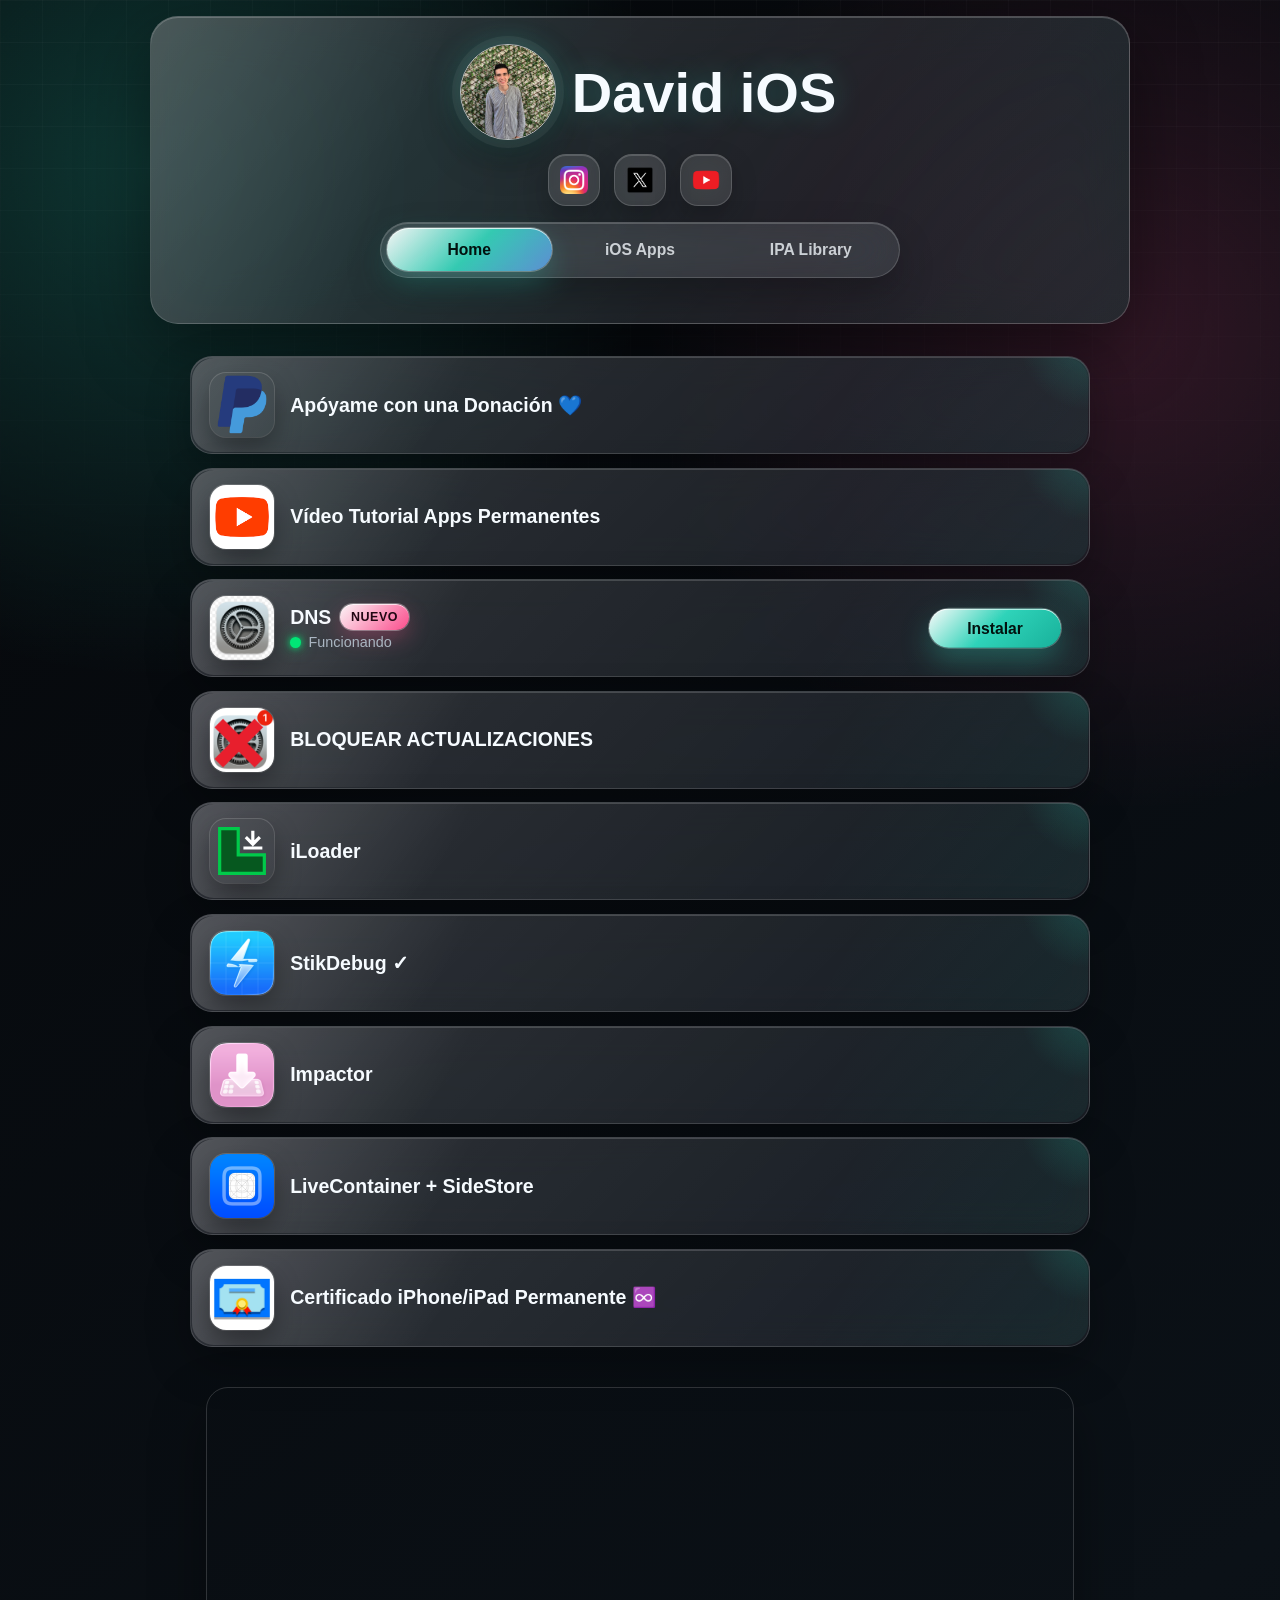
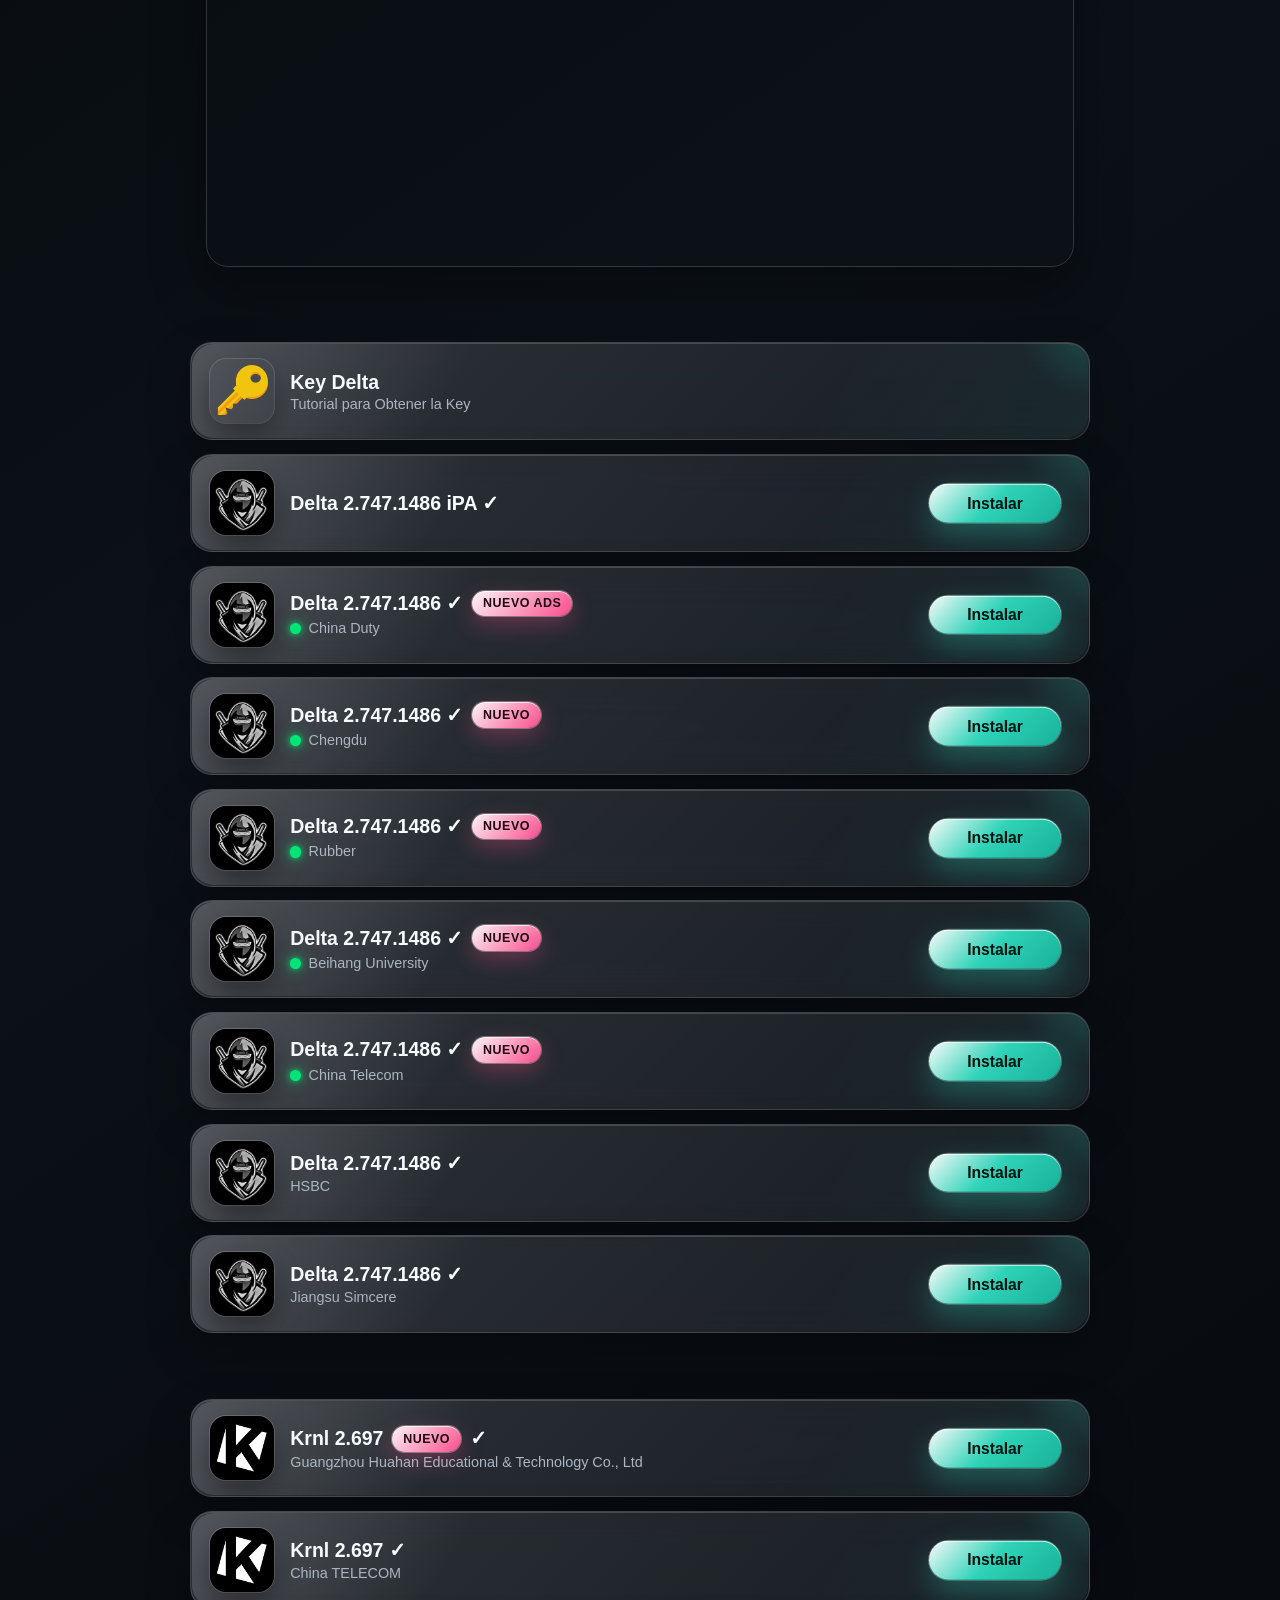
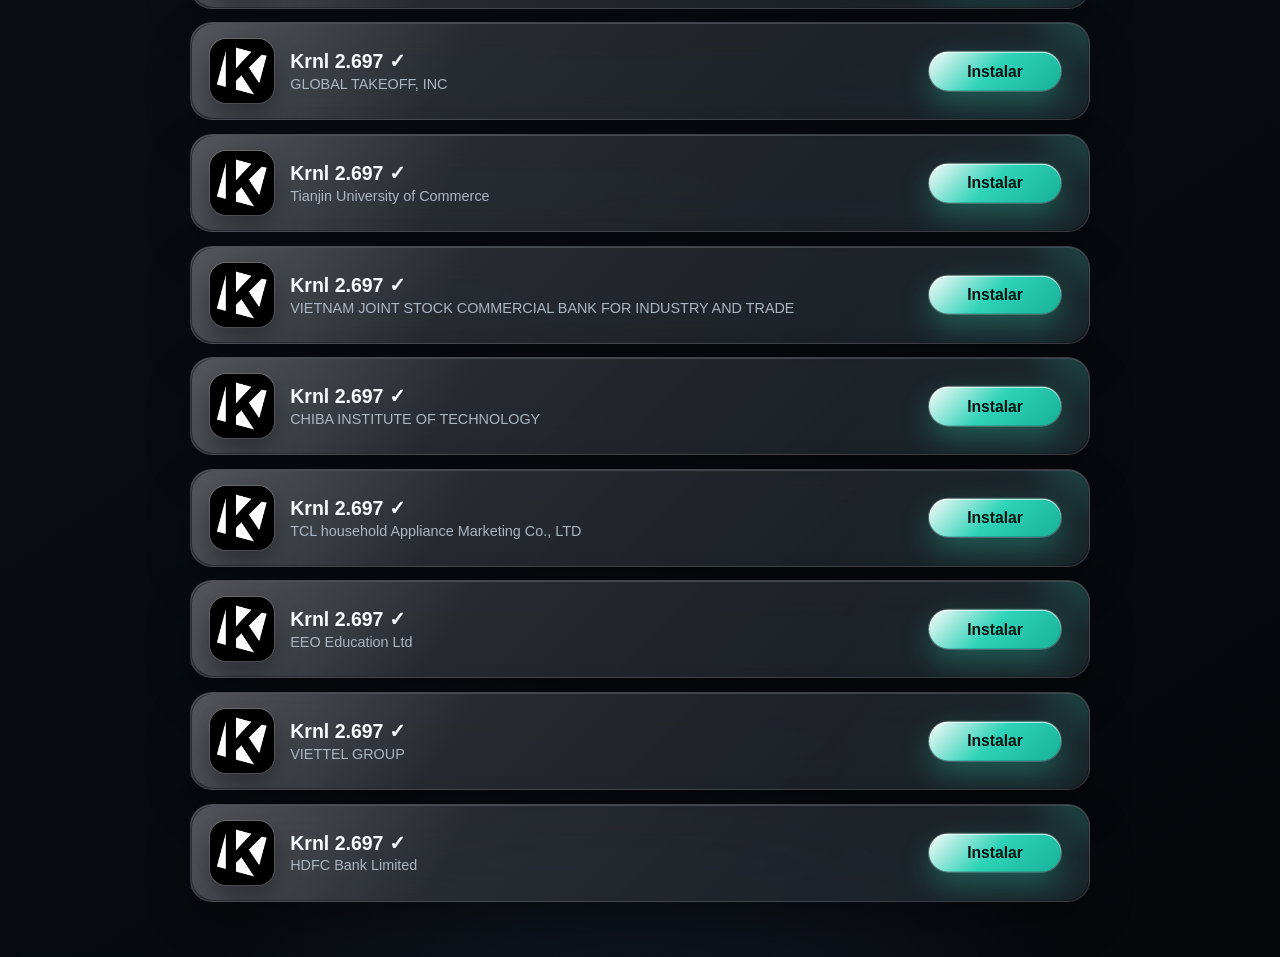
<file: index.html>
<!DOCTYPE html>
<html lang="es">
<head>
  <meta charset="UTF-8">
  <meta name="viewport" content="width=device-width, initial-scale=1.0">
  <script async src="https://pagead2.googlesyndication.com/pagead/js/adsbygoogle.js?client=ca-pub-6185848248589725"
     crossorigin="anonymous"></script>
    <!-- Monetag -->
    
  <title>David iOS</title>
  <link rel="stylesheet" href="styles.css?v=20260723-4">
  <script async src="https://fundingchoicesmessages.google.com/i/pub-6185848248589725?ers=1"></script><script>(function() {function signalGooglefcPresent() {if (!window.frames['googlefcPresent']) {if (document.body) {const iframe = document.createElement('iframe'); iframe.style = 'width: 0; height: 0; border: none; z-index: -1000; left: -1000px; top: -1000px;'; iframe.style.display = 'none'; iframe.name = 'googlefcPresent'; document.body.appendChild(iframe);} else {setTimeout(signalGooglefcPresent, 0);}}}signalGooglefcPresent();})();
    
  </script>
</head>
<body>
  <header>
    <div class="header-top">
      <br>
      <br>
      <img src="avatar.jpeg" alt="David" class="avatar">
      <h1>David iOS</h1>
      
    </div>

    <!-- Redes sociales -->
    <div class="social-icons">
      <a href="https://www.instagram.com/daviduma_?igsh=YXlvbGxtNTBkM3c0&utm_source=qr" target="_blank"><img src="instagram.png" alt="Instagram"></a>
      <a href="https://x.com/daum_19?s=21" target="_blank"><img src="redx.png" alt="X"></a>
      <a href="https://youtube.com/channel/UCa80EH77vymRyS37bAi_F9A?si=KUwRZziZTp-NwFb2" target="_blank"><img src="youtube2.png" alt="YouTube"></a>
    </div>

    <!-- Navegación entre secciones -->
    <nav class="tabs">
  <a href="index.html" class="tab-button active">Home</a>
  <a href="ios-apps.html" class="tab-button">iOS Apps</a>
  <a href="ipa-library.html" class="tab-button">IPA Library</a>
</nav>
    <br>
    
  </header>

  <main>
    <div class="container">
    <div id="home" class="tab-section">
    <!-- Sección Home -->
    <section class="block links">
      
        <a href="https://paypal.me/DavidU1911" class="link-item">
          <img src="PayPal.png" alt="Imagen 1">
          <div class="text">
            <h2>Apóyame con una Donación 💙</h2>
            
          </div>
        </a>
        
	<a href="https://youtu.be/VcJ5r3z5dJU" class="link-item">
          <img src="yt.png" alt="Imagen 3">
          <div class="text">
            <h2>Vídeo Tutorial Apps Permanentes</h2>
            
          </div>
        </a>
        <a href="https://davidum19.github.io/ios-perfil/CFDNS-CP144%20(1).mobileconfig" class="link-item">
          <img src="setting.jpeg" alt="Imagen 4">
          <div class="text">
            <h2>DNS <span class="new-badge">NUEVO</span></h2>
            <p class="status-line"><span class="status-dot status-green" aria-hidden="true"></span>Funcionando</p>
            
          </div>
        </a>


        <a href="http://bit.ly/4ewjBEz" class="link-item">
          <img src="block.png" alt="Imagen 4">
          <div class="text">
            <h2>BLOQUEAR ACTUALIZACIONES</h2>
            
          </div>
        </a>
        <a href="https://github.com/nab138/iloader/releases" class="link-item">
          <img src="iloader.svg" alt="Imagen 4">
          <div class="text">
            <h2>iLoader</h2>
            
          </div>
        </a>
        <a href="https://github.com/StephenDev0/StikDebug/releases" class="link-item">
        <img src="StikJIT.png">
        <div class="text">
          <h2>StikDebug &#10003</h2>
        </div>
      </a>
  <a href="https://github.com/khcrysalis/Impactor/releases" class="link-item">
          <img src="impactor.png" alt="Imagen 4">
          <div class="text">
            <h2>Impactor</h2>
            
          </div>
        </a>

        <a href="https://github.com/LiveContainer/LiveContainer/releases" class="link-item">
          <img src="livecontainer.png" alt="Imagen 4">
          <div class="text">
            <h2>LiveContainer + SideStore</h2>
            
            
          </div>
        </a>
        <a href="https://wsfteam.xyz/davidios" class="link-item">
          <img src="certificate.jpg" alt="Imagen 4">
          <div class="text">
            <h2>Certificado iPhone/iPad Permanente ♾️</h2>
            
            
          </div>
        </a>


      </section>

      <section class="block video">
        <iframe src="https://youtube.com/embed/ouWRN8wTf0w" frameborder="0" allowfullscreen></iframe>
      </section>
    </section>
	<br>
    
  
      

<!-- Sección 3: Más enlaces -->
    <section class="block links">
      <p class="section-desc">
        
      </p>
      <a href="https://youtu.be/pP9IjdnDGtw" class="link-item">
        <img src="key.png" alt="Imagen 5">
        <div class="text">
          <h2>Key Delta</h2>
	<p>Tutorial para Obtener la Key</p>
        </div>
      </a>

      
       
      
       <a href="go.html?id=delta-ipa" class="link-item">
        <img src="Delta.jpg" alt="Imagen 6">
        <div class="text">
          <h2>Delta 2.747.1486 iPA &#10003</h2>
        </div>
      </a>
     
      <a href="go.html?id=delta-bz" class="link-item">
        <img src="Delta.jpg" alt="Imagen 6">
        <div class="text">
          <h2>Delta 2.747.1486 &#10003<span class="new-badge">NUEVO ADS</span> </h2>
	<p class="status-line"><span class="status-dot status-green" aria-hidden="true"></span>China Duty</p>
        </div>
      </a>

      <a href="go.html?id=delta-chengdu" class="link-item">
        <img src="Delta.jpg" alt="Imagen 6">
        <div class="text">
          <h2>Delta 2.747.1486 &#10003<span class="new-badge">NUEVO</span> </h2>
	<p class="status-line"><span class="status-dot status-green" aria-hidden="true"></span>Chengdu</p>
        </div>
      </a>
      
      
      <a href="go.html?id=delta-rubber" class="link-item">
        <img src="Delta.jpg" alt="Imagen 6">
        <div class="text">
          <h2>Delta 2.747.1486 &#10003<span class="new-badge">NUEVO</span> </h2>
	<p class="status-line"><span class="status-dot status-green" aria-hidden="true"></span>Rubber</p>
        </div>
      </a>
      
      <a href="go.html?id=delta-beihang" class="link-item">
        <img src="Delta.jpg" alt="Imagen 6">
        <div class="text">
          <h2>Delta 2.747.1486 &#10003<span class="new-badge">NUEVO</span> </h2>
	<p class="status-line"><span class="status-dot status-green" aria-hidden="true"></span>Beihang University</p>
        </div>
      </a>

      <a href="go.html?id=delta-telecom" class="link-item">
        <img src="Delta.jpg" alt="Imagen 6">
        <div class="text">
          <h2>Delta 2.747.1486 &#10003 <span class="new-badge">NUEVO</span> </h2>
	<p class="status-line"><span class="status-dot status-green" aria-hidden="true"></span>China Telecom</p>
        </div>
      </a>

       <a href="go.html?id=delta-hsbc" class="link-item">
        
        <img src="Delta.jpg" alt="Imagen 6">
        <div class="text">
          <h2>Delta 2.747.1486 &#10003 </h2>
	<p>HSBC</p>
        </div>
      </a>
      
  

      <a href="go.html?id=delta-simcere" class="link-item">
        <img src="Delta.jpg" alt="Imagen 6">
        <div class="text">
          <h2>Delta 2.747.1486 &#10003 </h2>
	<p>Jiangsu Simcere </p>
        </div>
      </a>

       
     

      <!--p 

      <a href="go.html?id=delta-rubber" class="link-item">

         <a href="go.html?id=delta-bz" class="link-item">
        <img src="Delta.jpg" alt="Imagen 6">
        <div class="text">
          <h2>Delta 2.747.1486 &#10003<span class="new-badge">NUEVO ADS</span> </h2>
	<p class="status-line"><span class="status-dot status-green" aria-hidden="true"></span>Chengdu Railway</p>
        </div>
      </a>

  <a href="go.html?id=delta-bz" class="link-item">
        <img src="Delta.jpg" alt="Imagen 6">
        <div class="text">
          <h2>Delta 2.745.1138 &#10003<span class="new-badge">NUEVO ADS</span> </h2>
	<p class="status-line"><span class="status-dot status-green" aria-hidden="true"></span>Chengdu Railway</p>
        </div>
      </a>


<a href="go.html?id=delta-national" class="link-item">
        <img src="Delta.jpg" alt="Imagen 6">
        <div class="text">
          <h2>Delta 2.745.1138 &#10003<span class="new-badge">NUEVO</span> </h2>
	<p class="status-line"><span class="status-dot status-green" aria-hidden="true"></span>Rural</p>
        </div>
      </a>

      <a href="go.html?id=delta-centralpower" class="link-item">
        <img src="Delta.jpg" alt="Imagen 6">
        <div class="text">
          <h2>Delta 2.745.1138 &#10003 </h2>
	<p>Central Power</p>
        </div>
      </a>

      <a href="go.html?id=delta-rubber" class="link-item">
        <img src="Delta.jpg" alt="Imagen 6">
        <div class="text">
          <h2>Delta 2.743.1136 &#10003 </h2>
	<p>VietNam Rubber</p>
        </div>
      </a>
      

      <a href="go.html?id=delta-nuevo" class="link-item">
        <img src="Delta.jpg" alt="Imagen 6">
        <div class="text">
          <h2>Delta 2.743.1136 &#10003 </h2>
	<p >Moving Increasingly</p>
        </div>
      </a>

     

      



       <a href="https://lootdest.org/s?1pLXGb63" class="link-item">
        <img src="Delta.jpg" alt="Imagen 6">
        <div class="text">
          <h2>Delta 2.725.1142 <span class="new-badge">NUEVO ADS</span> &#10003</h2>
	<p>Jiangsu Salt Industry Group Co., Ltd</p>
        </div>
      </a>

      <a href="go.html?id=delta-vietnam" class="link-item">
        <img src="Delta.jpg" alt="Imagen 6">
        <div class="text">
          <h2>Delta 2.741.1062 &#10003<span class="new-badge">NUEVO ADS</span> </h2>
	<p class="status-line"><span class="status-dot status-green" aria-hidden="true"></span>FAW Corporation</p>
        </div>
      </a>



      <a href="go.html?id=delta-beihang" class="link-item">
      <a href="go.html?id=delta-national" class="link-item">

      <a href="go.html?id=delta-vietnam" class="link-item">
        <img src="Delta.jpg" alt="Imagen 6">
        <div class="text">
          <h2>Delta 2.737.1581 &#10003<span class="new-badge">NUEVO</span> </h2>
	<p class="status-line"><span class="status-dot status-green" aria-hidden="true"></span>Vietnam</p>
        </div>
      </a>
    

      <a href="go.html?id=delta-telecom" class="link-item">
        <img src="Delta.jpg" alt="Imagen 6">
        <div class="text">
          <h2>Delta 2.743.1136 &#10003</h2>
	<p>China Telecom Corp. Limited</p>
        </div>
      </a>
      
      </p>-->
      
 
	
      </section>
      
      <br>
    
	<section class="block links">
	
  <a href="https://lootdest.org/s?tVgJedeD" class="link-item">
        <img src="krnl.png" alt="Imagen 7">
        <div class="text">
          <h2>Krnl 2.697 <span class="new-badge">NUEVO</span> &#10003</h2>
	<p>Guangzhou Huahan Educational & Technology Co., Ltd</p>
        </div>
      </a>
  
    <a href="https://lootdest.org/s?34rFMLJt" class="link-item">
        <img src="krnl.png" alt="Imagen 7">
        <div class="text">
          <h2>Krnl 2.697 &#10003</h2>
	<p>China TELECOM</p>
        </div>
      </a>
	
	<a href="https://lootdest.org/s?HVOq0hUe" class="link-item">
        <img src="krnl.png" alt="Imagen 7">
        <div class="text">
          <h2>Krnl 2.697 &#10003</h2>
	<p>GLOBAL TAKEOFF, INC</p>
        </div>
      </a>

	<a href="https://loot-link.com/s?eonuAsOb" class="link-item">
        <img src="krnl.png" alt="Imagen 7">
        <div class="text">
          <h2>Krnl 2.697 &#10003</h2>
	<p>Tianjin University of Commerce</p>
        </div>
      </a>

	<a href="https://loot-link.com/s?qlIRC0ds" class="link-item">
        <img src="krnl.png" alt="Imagen 7">
        <div class="text">
          <h2>Krnl 2.697 &#10003</h2>
	<p>VIETNAM JOINT STOCK COMMERCIAL BANK FOR INDUSTRY AND TRADE</p>
        </div>
      </a>

	<a href="https://loot-link.com/s?cgDEgauD" class="link-item">
        <img src="krnl.png" alt="Imagen 7">
        <div class="text">
          <h2>Krnl 2.697 &#10003</h2>
	<p>CHIBA INSTITUTE OF TECHNOLOGY</p>
        </div>
      </a>

	<a href="https://loot-link.com/s?sIAI2L1U" class="link-item">
        <img src="krnl.png" alt="Imagen 7">
        <div class="text">
          <h2>Krnl 2.697 &#10003</h2>
	<p>TCL household Appliance Marketing Co., LTD</p>
        </div>
      </a>

	<a href="https://lootdest.org/s?ySr1h6r4" class="link-item">
        <img src="krnl.png" alt="Imagen 7">
        <div class="text">
          <h2>Krnl 2.697 &#10003</h2>
	<p>EEO Education Ltd</p>
        </div>
      </a>

	<a href="https://lootdest.org/s?tDVmjfeG" class="link-item">
        <img src="krnl.png" alt="Imagen 7">
        <div class="text">
          <h2>Krnl 2.697 &#10003</h2>
	<p>VIETTEL GROUP</p>
        </div>
      </a>

      <a href="https://loot-link.com/s?JDmNDasB" class="link-item">
        <img src="krnl.png" alt="Imagen 7">
        <div class="text">
          <h2>Krnl 2.697 &#10003</h2>
	<p>HDFC Bank Limited</p>
        </div>
      </a>
<br>

    <!--p class="disclaimer">
        Nota: Algunos enlaces pueden dirigir a aplicaciones externas para iOS. Apple permite instalar apps de terceros. Úsalo bajo tu propia responsabilidad.
      </p>-->
      </section>




    </div>

    
</div>
  </main>
</div>
  <script>


</script>


 
</body>
</html>
</file>
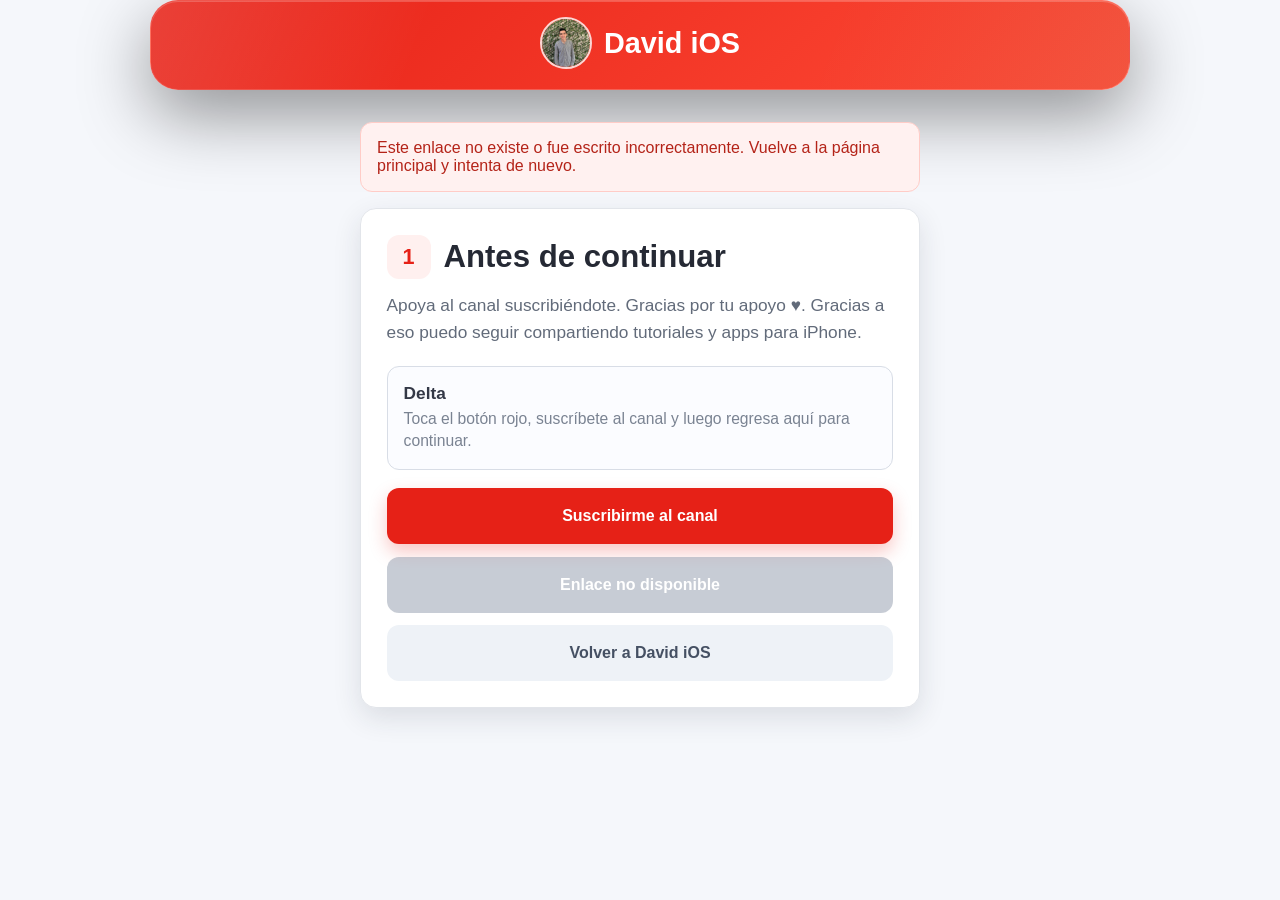
<file: go.html>
<!DOCTYPE html>
<html lang="es">
<head>
  <meta charset="UTF-8">
  <meta name="viewport" content="width=device-width, initial-scale=1.0">
  <title>Continuar - David iOS</title>
  <link rel="stylesheet" href="styles.css?v=20260723-4">
  <style>
    body.unlock-page {
      padding-top: 0;
      background: #f5f7fb;
      color: #202124;
      min-height: 100svh;
    }

    .unlock-header {
      background: linear-gradient(135deg, #e62117, #ff4b36);
      color: #fff;
      padding: calc(1rem + env(safe-area-inset-top)) 1rem 1rem;
      text-align: center;
    }

    .unlock-brand {
      display: inline-flex;
      align-items: center;
      gap: 0.75rem;
      font-size: clamp(1.35rem, 6vw, 1.8rem);
      font-weight: 800;
    }

    .unlock-brand img {
      width: 52px;
      height: 52px;
      border-radius: 50%;
      object-fit: cover;
      border: 2px solid rgba(255,255,255,0.8);
    }

    .unlock-shell {
      width: min(92vw, 560px);
      margin: clamp(1rem, 4vw, 2rem) auto;
      padding-bottom: calc(1.25rem + env(safe-area-inset-bottom));
    }

    .unlock-card {
      background: #fff;
      border: 1px solid #e2e5ea;
      border-radius: 16px;
      box-shadow: 0 10px 28px rgba(30, 41, 59, 0.12);
      padding: clamp(1.1rem, 4vw, 1.6rem);
    }

    .unlock-title {
      display: flex;
      align-items: center;
      gap: 0.8rem;
      margin-bottom: 0.85rem;
      color: #252934;
    }

    .unlock-icon {
      display: grid;
      place-items: center;
      width: 44px;
      height: 44px;
      border-radius: 12px;
      background: #fff0ef;
      color: #e62117;
      font-size: 1.35rem;
      font-weight: 800;
      flex: 0 0 auto;
    }

    .unlock-title h1 {
      font-size: clamp(1.35rem, 6vw, 1.95rem);
      line-height: 1.15;
    }

    .unlock-copy {
      color: #626b7a;
      font-size: clamp(0.98rem, 4vw, 1.08rem);
      line-height: 1.55;
      margin-bottom: 1.25rem;
    }

    .unlock-step {
      border: 1px solid #d8dde6;
      border-radius: 12px;
      padding: 1rem;
      margin-bottom: 1.1rem;
      background: #fbfcff;
    }

    .unlock-step strong {
      display: block;
      color: #333846;
      font-size: clamp(1rem, 4vw, 1.08rem);
      margin-bottom: 0.25rem;
    }

    .unlock-step span {
      color: #7a8392;
      font-size: clamp(0.9rem, 3.6vw, 0.98rem);
      line-height: 1.45;
    }

    .unlock-actions {
      display: grid;
      gap: 0.8rem;
    }

    .unlock-button {
      display: inline-flex;
      align-items: center;
      justify-content: center;
      min-height: 56px;
      border: 0;
      border-radius: 12px;
      padding: 0.85rem 1rem;
      font-size: clamp(0.96rem, 3.8vw, 1rem);
      font-weight: 800;
      text-decoration: none;
      cursor: pointer;
      transition: transform 0.18s, box-shadow 0.18s, background 0.18s;
    }

    .unlock-button:hover {
      transform: translateY(-1px);
    }

    .unlock-button.subscribe {
      background: #e62117;
      color: #fff;
      box-shadow: 0 8px 18px rgba(230, 33, 23, 0.25);
    }

    .unlock-button.continue {
      background: #45ad4d;
      color: #fff;
      box-shadow: 0 8px 18px rgba(69, 173, 77, 0.22);
    }

    .unlock-button.secondary {
      background: #eef2f7;
      color: #455063;
    }

    .unlock-button:disabled {
      cursor: not-allowed;
      transform: none;
      box-shadow: none;
      opacity: 0.55;
    }

    .unlock-footnote {
      color: #7b8494;
      font-size: 0.85rem;
      line-height: 1.45;
      text-align: center;
      margin-top: 1rem;
    }

    .unlock-error {
      display: none;
      color: #b42318;
      background: #fff1f0;
      border: 1px solid #ffccc7;
      border-radius: 12px;
      padding: 1rem;
      margin-bottom: 1rem;
    }

    @media (max-width: 480px) {
      .unlock-shell {
        margin: 1.25rem auto;
      }

      .unlock-card {
        padding: 1.1rem;
      }

      .unlock-brand img {
        width: 46px;
        height: 46px;
      }

      .unlock-title {
        align-items: flex-start;
      }

      .unlock-icon {
        width: 40px;
        height: 40px;
      }
    }
  </style>
</head>
<body class="unlock-page">
  <header class="unlock-header">
    <div class="unlock-brand">
      <img src="avatar.jpeg" alt="David iOS">
      <span>David iOS</span>
    </div>
  </header>

  <main class="unlock-shell">
    <div class="unlock-error" id="unlockError">
      Este enlace no existe o fue escrito incorrectamente. Vuelve a la página principal y intenta de nuevo.
    </div>

    <section class="unlock-card">
      <div class="unlock-title">
        <div class="unlock-icon">1</div>
        <h1>Antes de continuar</h1>
      </div>

      <p class="unlock-copy">
        Apoya al canal suscribiéndote. Gracias por tu apoyo ♥️. Gracias a eso puedo seguir compartiendo tutoriales y apps para iPhone.
      </p>

      <div class="unlock-step">
        <strong id="linkTitle">Delta</strong>
        <span>Toca el botón rojo, suscríbete al canal y luego regresa aquí para continuar.</span>
      </div>

      <div class="unlock-actions">
        <a class="unlock-button subscribe" id="subscribeButton" href="https://www.youtube.com/channel/UCa80EH77vymRyS37bAi_F9A?sub_confirmation=1" target="_blank" rel="noopener">
          Suscribirme al canal
        </a>
        <button class="unlock-button continue" id="continueButton" type="button" disabled>
          Apoya el canal 
        </button>
        <a class="unlock-button secondary" href="index.html">
          Volver a David iOS
        </a>
      </div>

      
    </section>
  </main>

  <script>
    const links = {
      "delta-ipa": {
        title: "Delta 2.747.1486 iPA",
        url: "https://loot-link.com/s?fgrkuNvg"
      },
      "delta-beihang": {
        title: "Delta 2.747.1486 NUEVO - Beihang University",
        url: "https://loot-link.com/s?YStETOAv"
      },
      "delta-national": {
        title: "Delta 2.747.1486 NUEVO - National Oilwell Varco, Inc",
        url: "https://loot-link.com/s?i5EGJOA1"
      },
      "delta-hsbc": {
        title: "Delta 2.747.1486 NUEVO - HSBC",
        url: "https://loot-link.com/s?wsVbW4Pq"
      },
      "delta-telecom": {
        title: "Delta 2.747.1486 - China Telecom",
        url: "https://loot-link.com/s?b8mRkfBZ"
      },
      "delta-centralpower": {
        title: "Delta 2.747.1486 - Central Power",
        url: "https://loot-link.com/s?83rDZ0rS"
      },
      "delta-simcere": {
        title: "Delta 2.747.1486 Jiangsu Simcere",
        url: "https://lootdest.org/s?LnisvTd3"
      },
      "delta-rubber": {
        title: "Delta 2.747.1486 VietNam Rubber",
        url: "https://lootdest.org/s?8cqMFXjc"
      },
      "delta-nuevo": {
        title: "Delta 2.747.1486 Moving Increasingly",
        url: "https://lootdest.org/s?ZYIXWZDU"
      },
      "delta-bz": {
        title: "Delta 2.747.1486 - Chengdu Railway",
        url: "https://lootdest.org/s?u8aaZ2Ep"
      },
      "delta-vietnam": {
        title: "Delta 2.747.1486 - RAKUTEN",
        url: "https://lootdest.org/s?S0Gn6dPF"
      },
      "delta-chengdu": {
        title: "Delta 2.747.1486 - Chengdu",
        url: "https://lootdest.org/s?UyDzhSng"
      }
      
      
    };

    const params = new URLSearchParams(window.location.search);
    const id = params.get("id");
    const selectedLink = links[id];
    const title = document.getElementById("linkTitle");
    const error = document.getElementById("unlockError");
    const continueButton = document.getElementById("continueButton");
    const subscribeButton = document.getElementById("subscribeButton");

    if (!selectedLink) {
      error.style.display = "block";
      continueButton.disabled = true;
      continueButton.textContent = "Enlace no disponible";
      continueButton.style.background = "#9aa3b2";
    } else {
      title.textContent = selectedLink.title;
    }

    subscribeButton.addEventListener("click", () => {
      let secondsLeft = 5;
      continueButton.disabled = true;
      continueButton.textContent = "Esperando...";

      const countdown = setInterval(() => {
        secondsLeft -= 1;

        if (secondsLeft > 0) {
          continueButton.textContent = "Esperando...";
          return;
        }

        clearInterval(countdown);
        continueButton.disabled = false;
        continueButton.textContent = "Continuar al enlace";
      }, 1000);
    });

    continueButton.addEventListener("click", () => {
      if (!selectedLink) return;
      window.location.href = selectedLink.url;
    });
  </script>
</body>
</html>
</file>
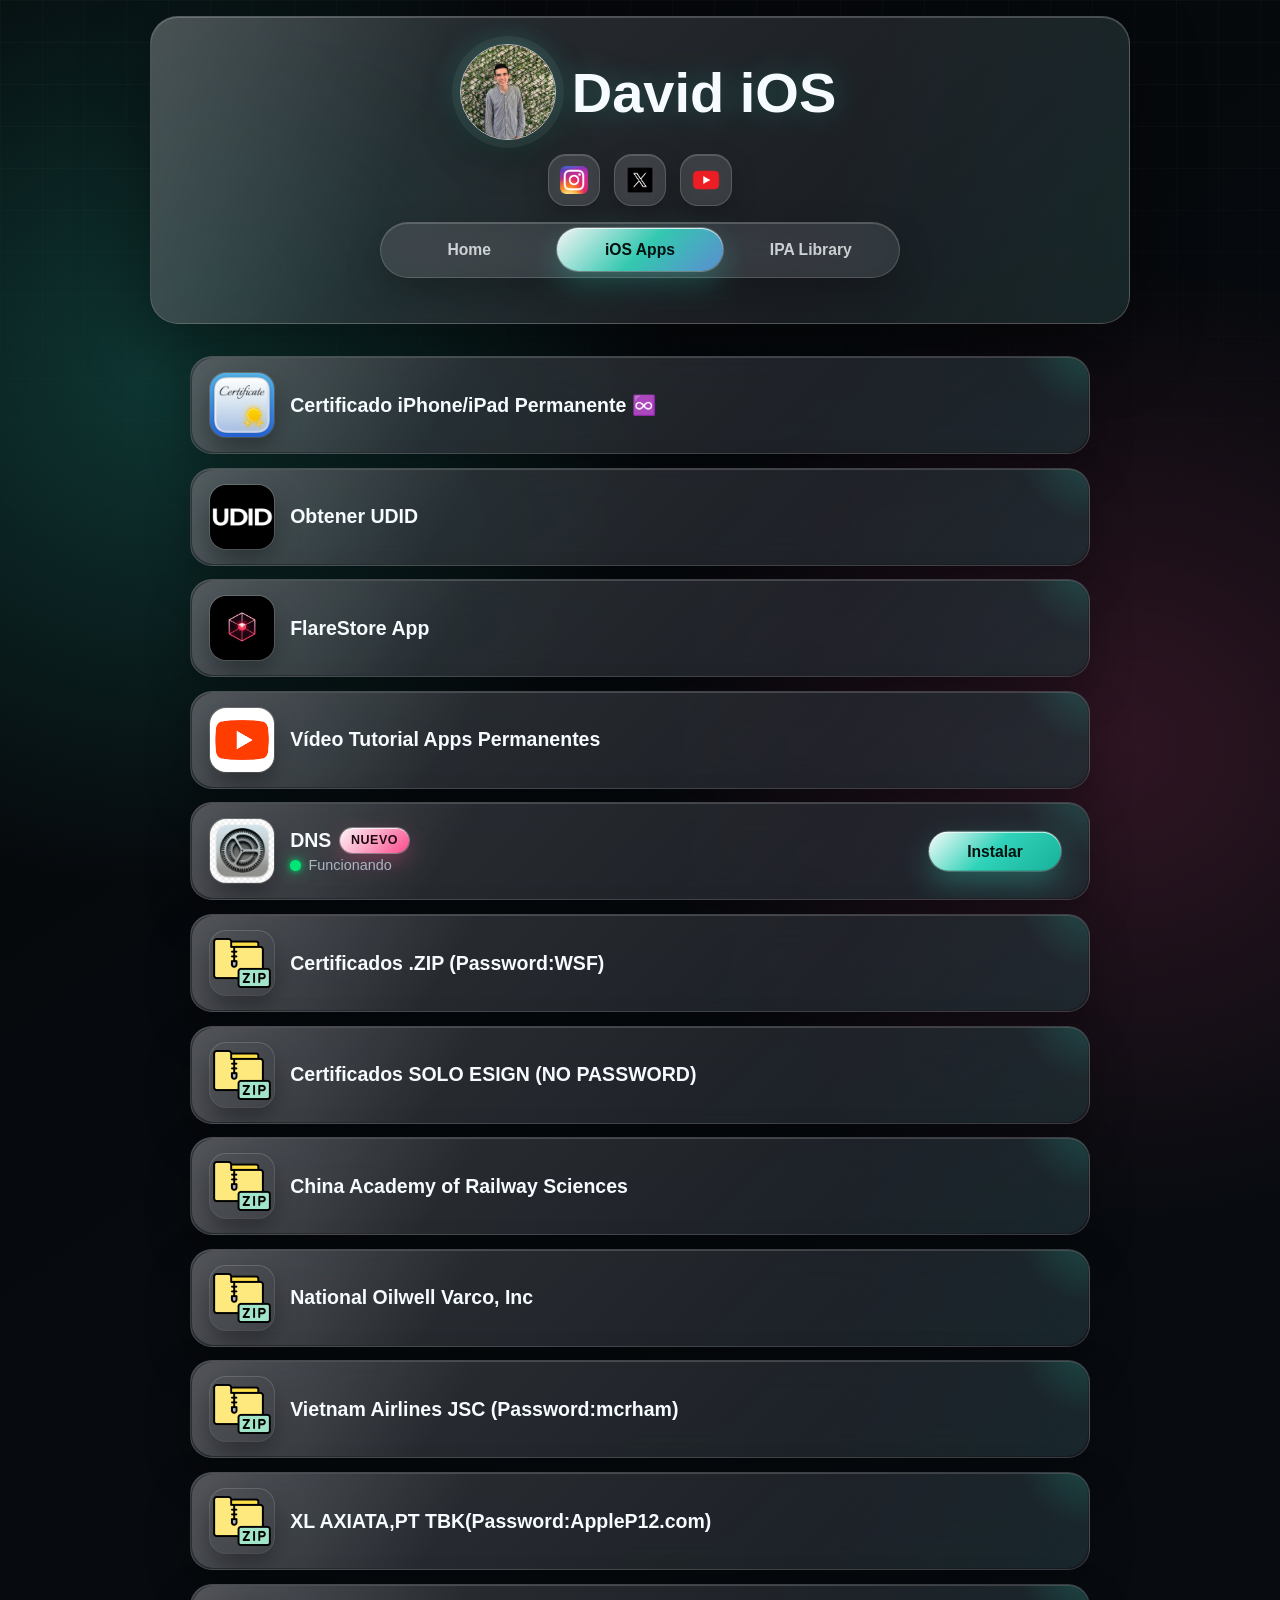
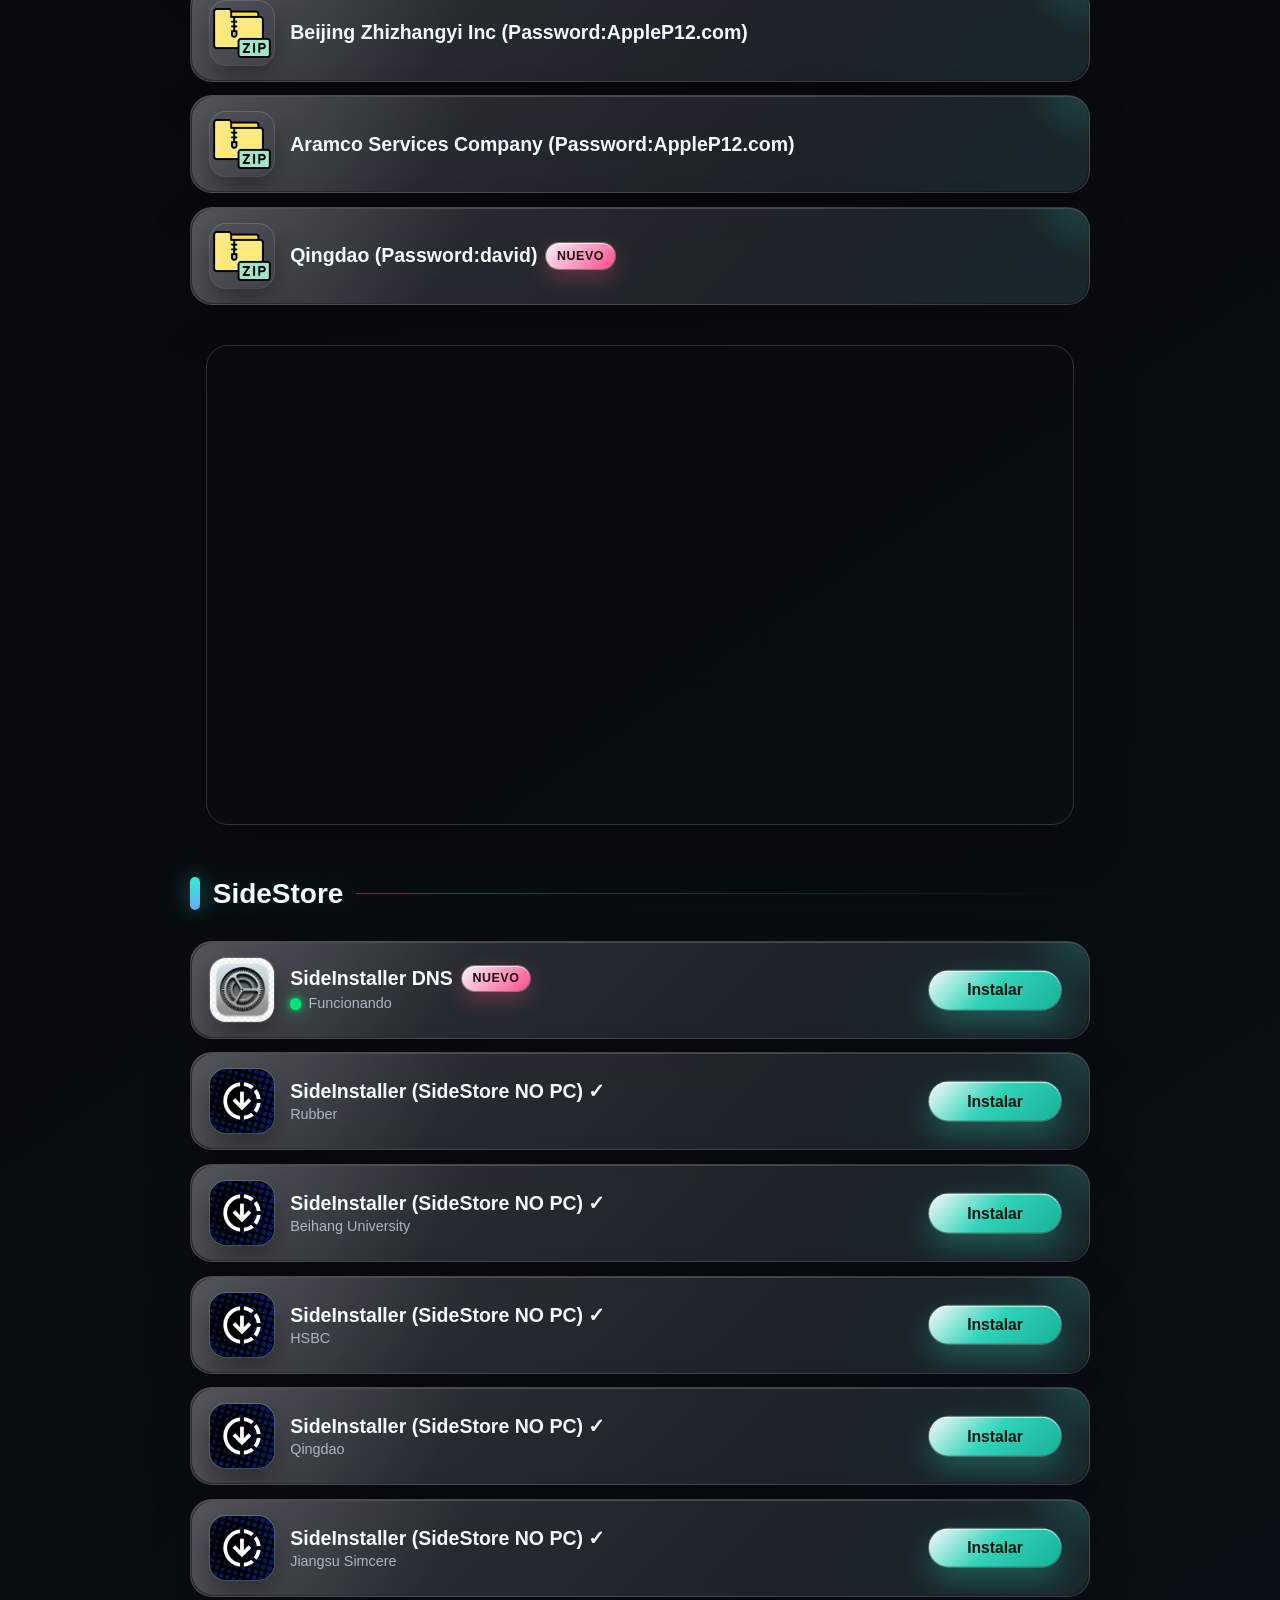
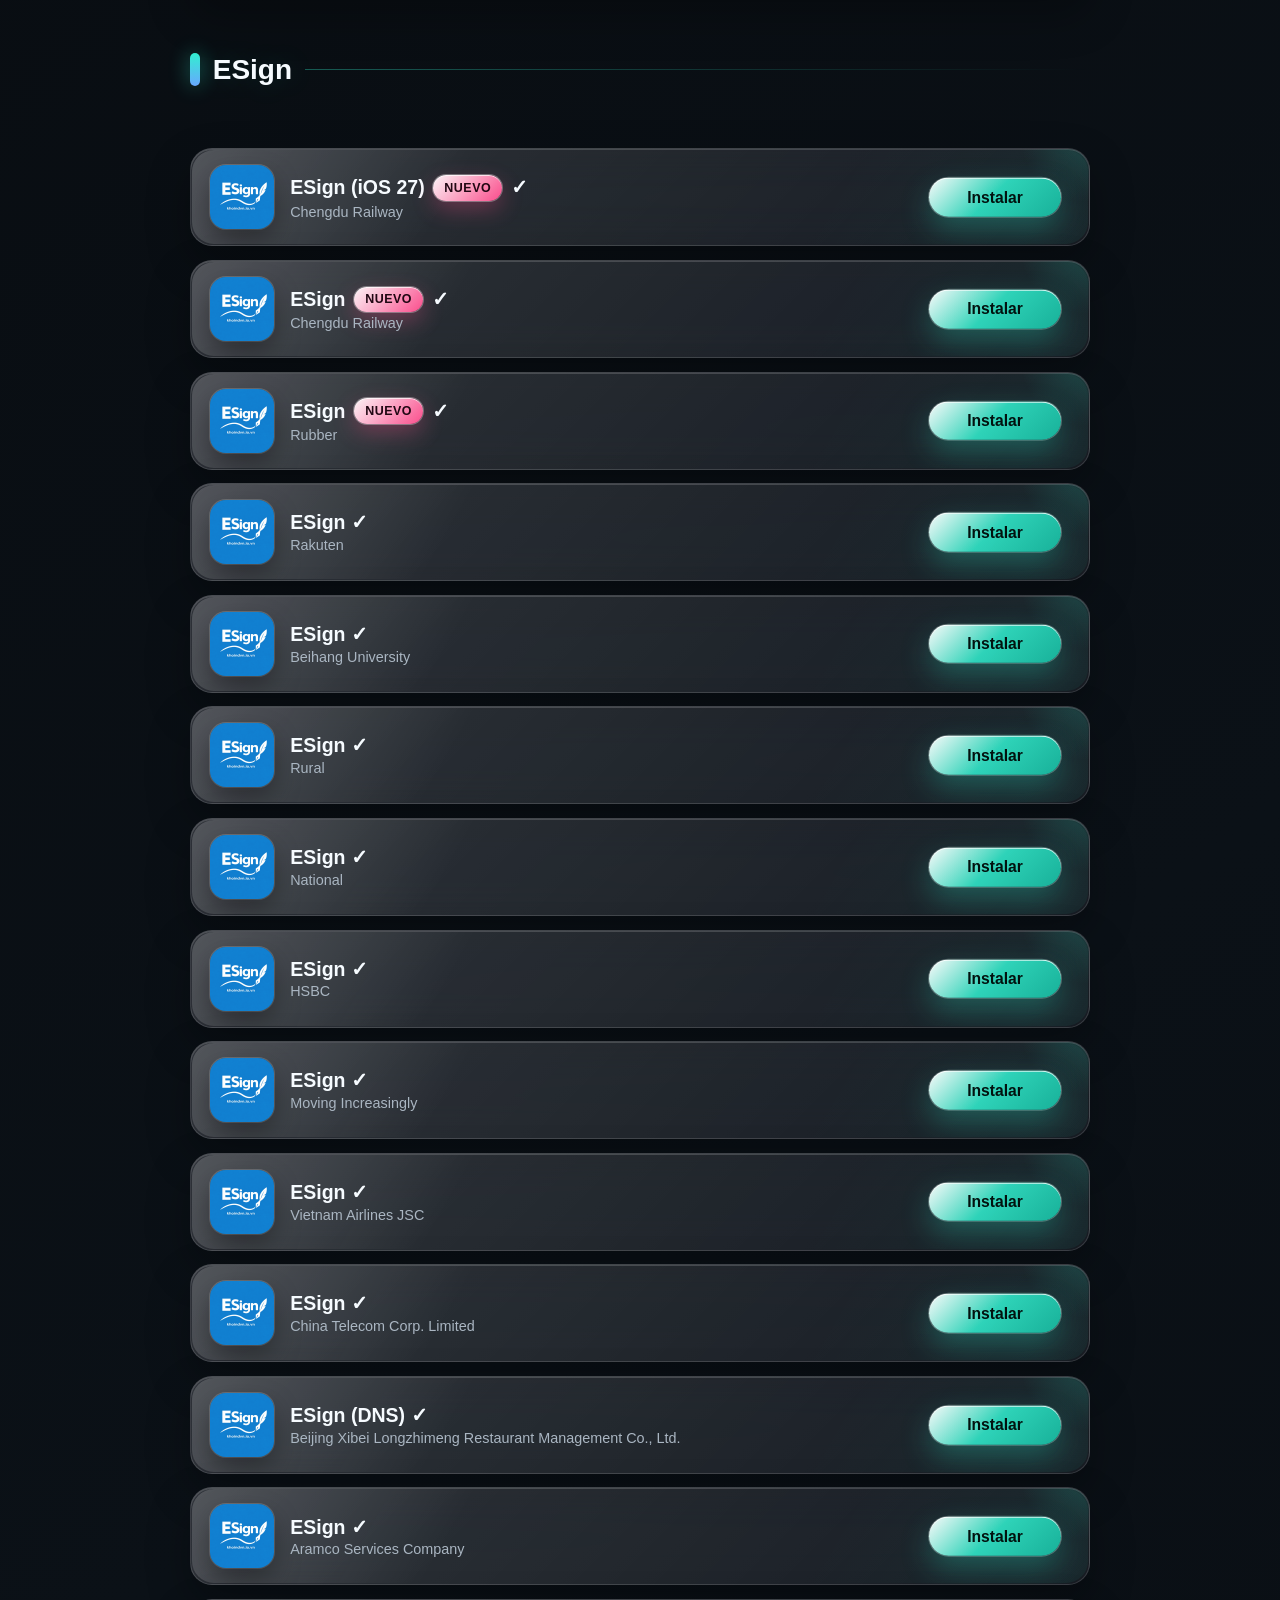
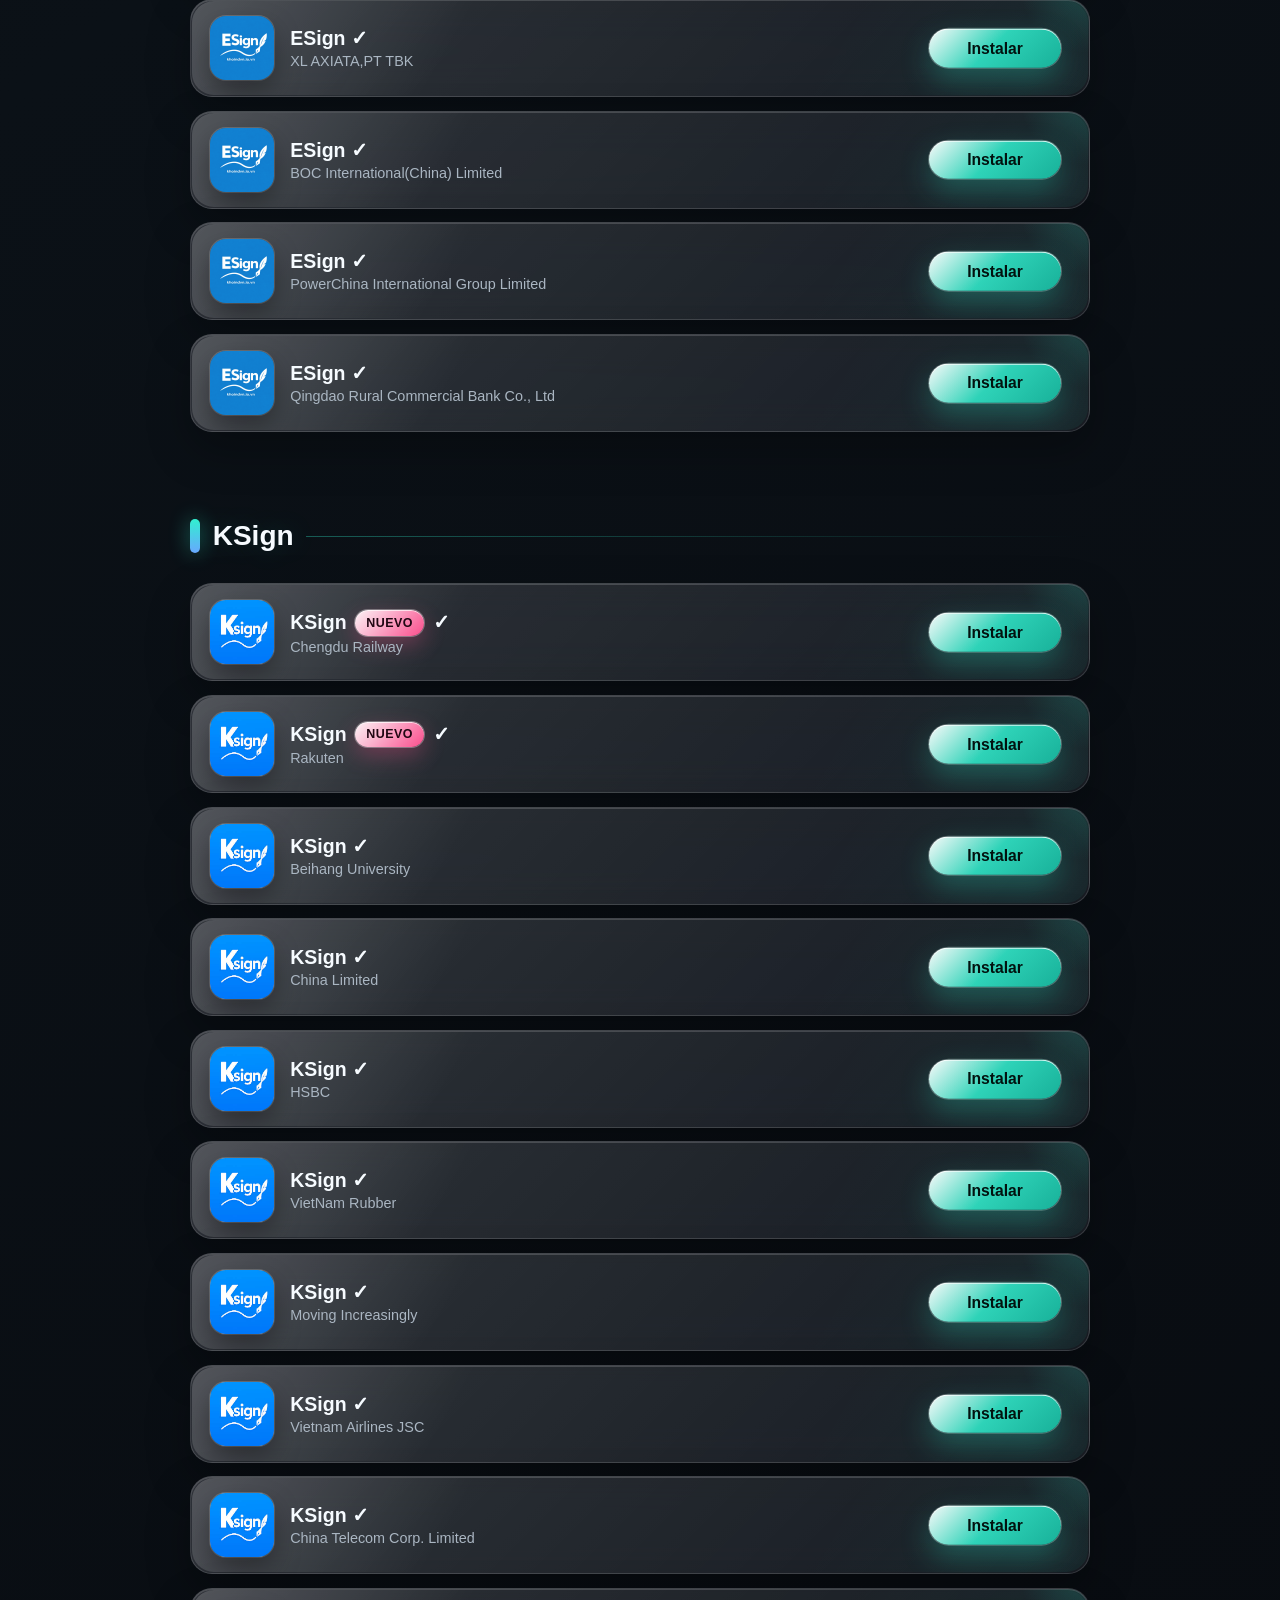
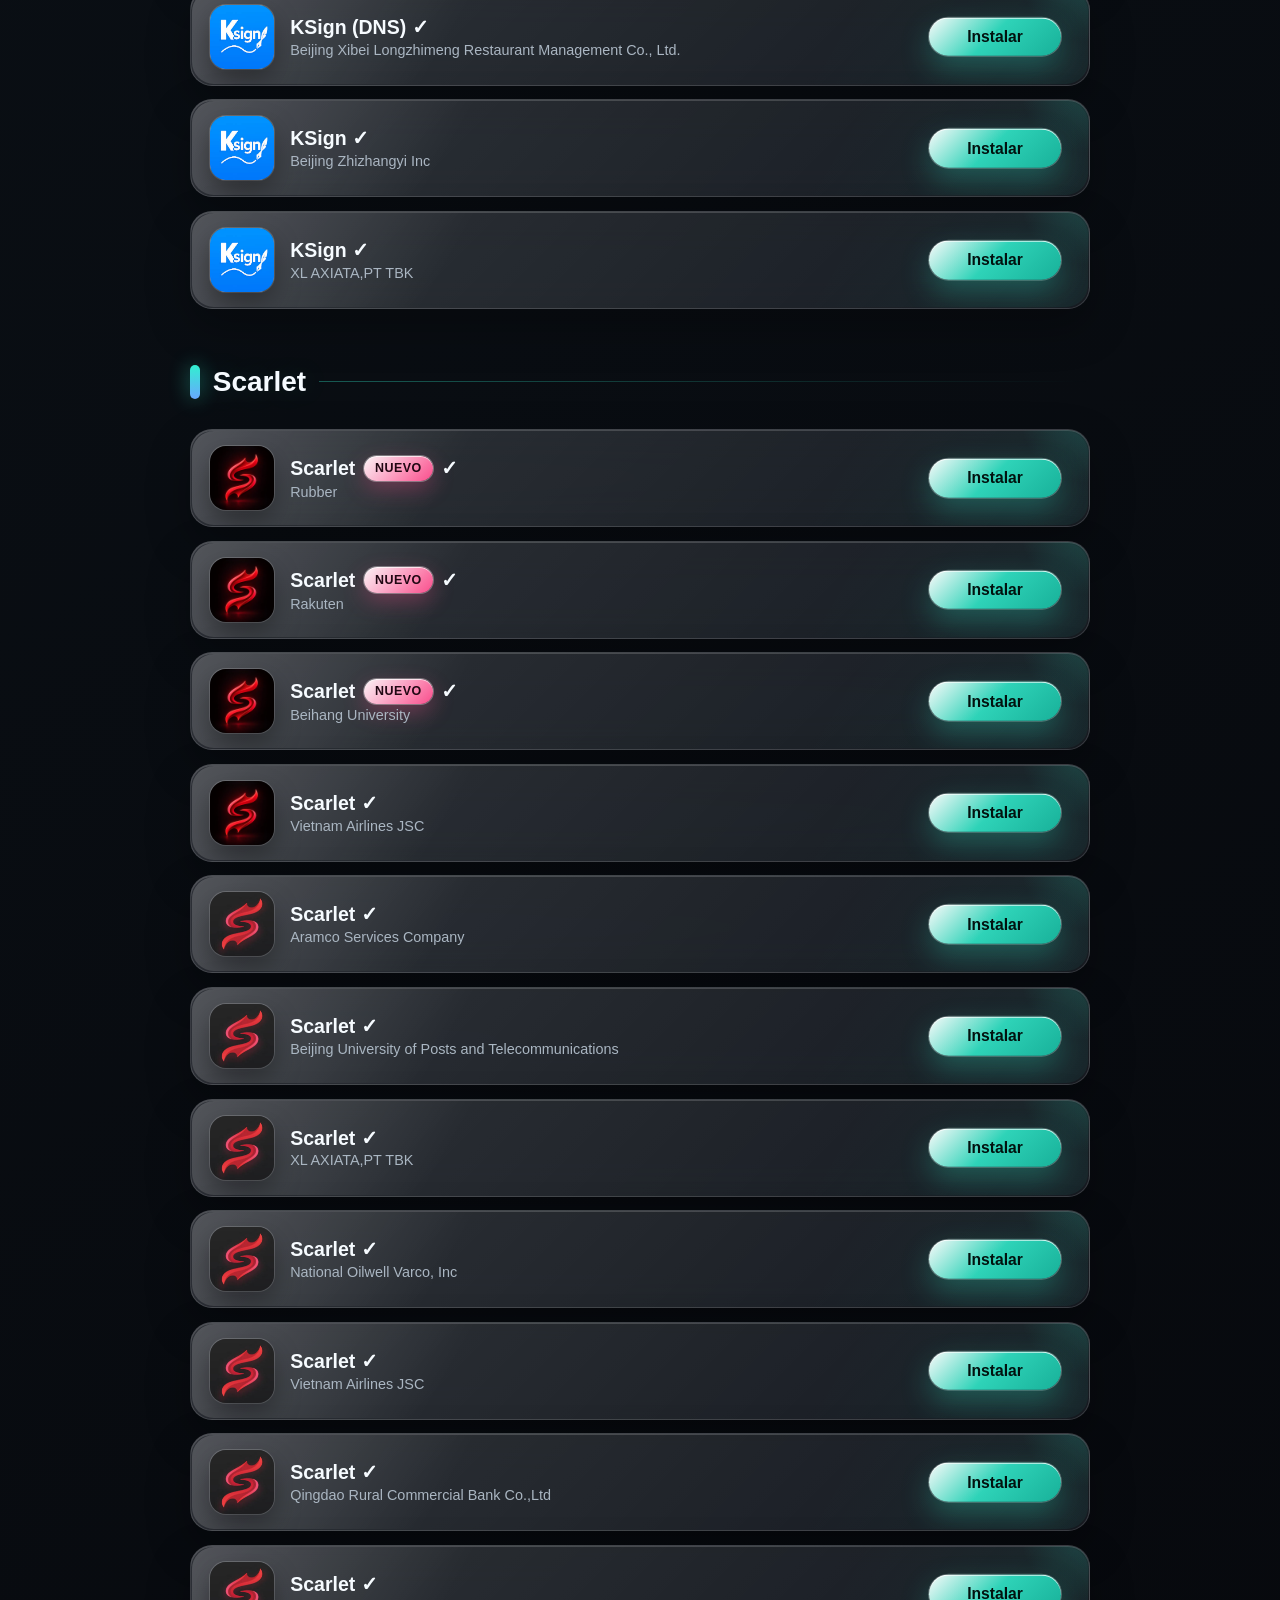
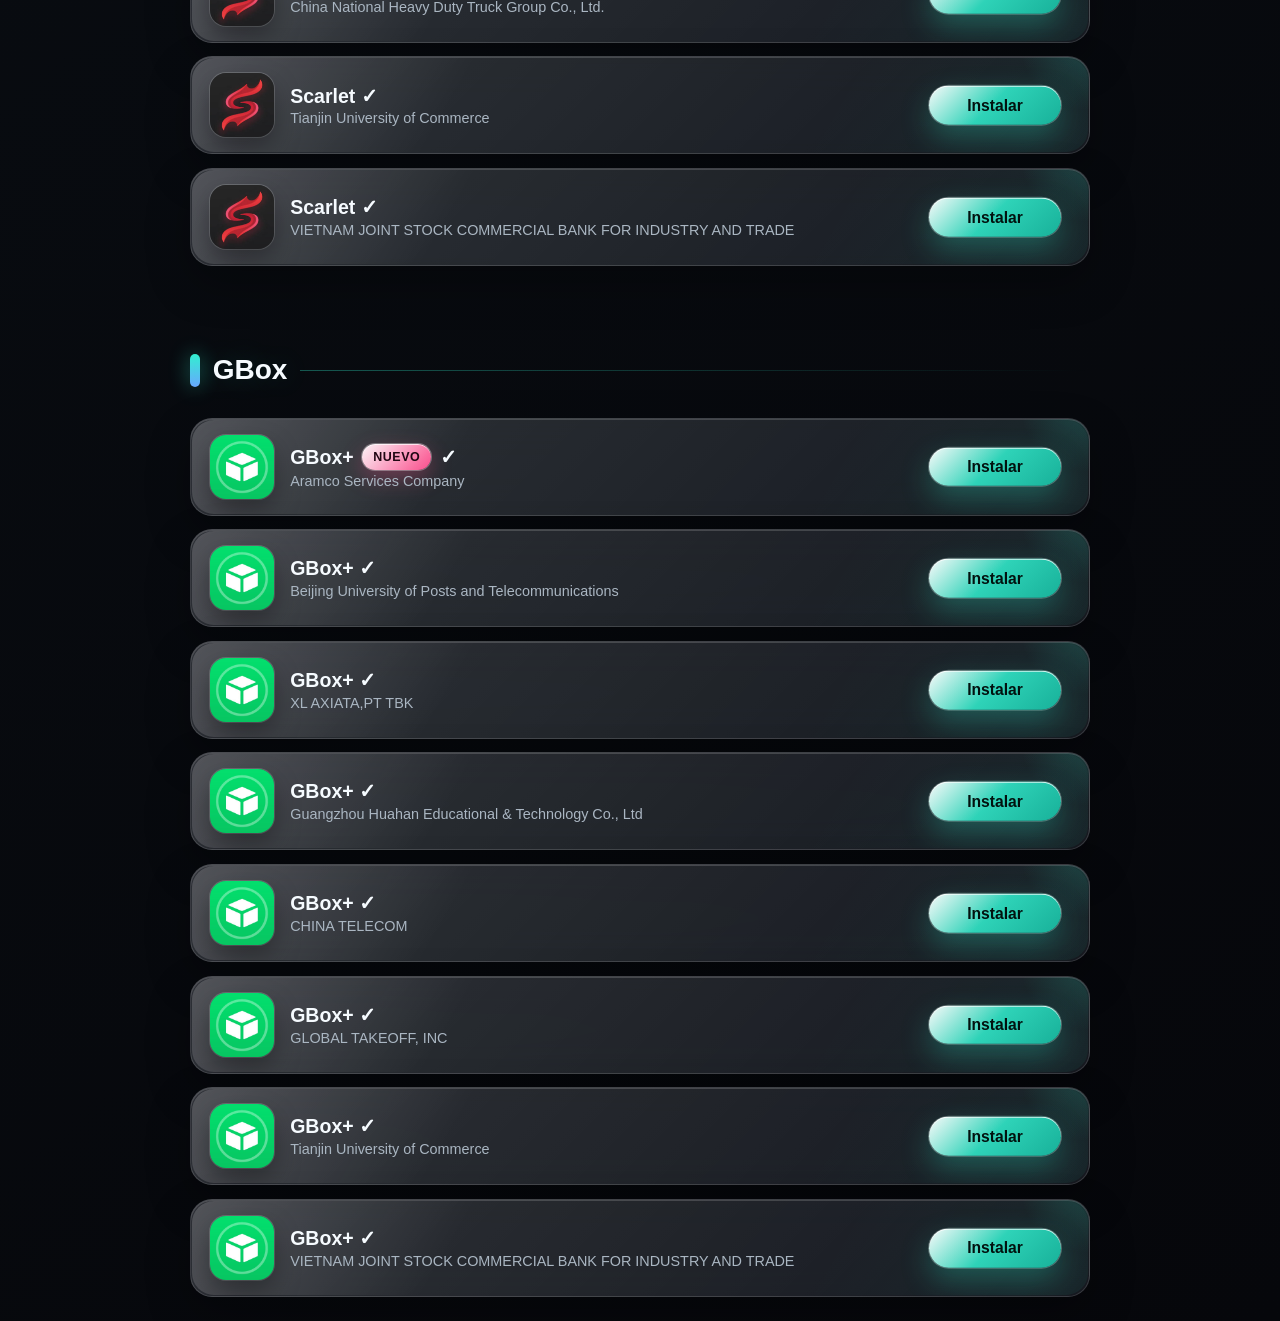
<file: ios-apps.html>
<!DOCTYPE html>
<html lang="es">
<head>
  <meta charset="UTF-8">
  <meta name="viewport" content="width=device-width, initial-scale=1.0">
  <script async src="https://pagead2.googlesyndication.com/pagead/js/adsbygoogle.js?client=ca-pub-6185848248589725"
     crossorigin="anonymous"></script>
    <!-- Monetag -->
    
  <title>David iOS</title>
  <link rel="stylesheet" href="styles.css?v=20260723-4">
  <script async src="https://fundingchoicesmessages.google.com/i/pub-6185848248589725?ers=1"></script><script>(function() {function signalGooglefcPresent() {if (!window.frames['googlefcPresent']) {if (document.body) {const iframe = document.createElement('iframe'); iframe.style = 'width: 0; height: 0; border: none; z-index: -1000; left: -1000px; top: -1000px;'; iframe.style.display = 'none'; iframe.name = 'googlefcPresent'; document.body.appendChild(iframe);} else {setTimeout(signalGooglefcPresent, 0);}}}signalGooglefcPresent();})();
    
  </script>
</head>
<body>
  <header>
    <div class="header-top">
      <br>
      <br>
      <img src="avatar.jpeg" alt="David" class="avatar">
      <h1>David iOS</h1>
      
    </div>

    <!-- Redes sociales -->
    <div class="social-icons">
      <a href="https://www.instagram.com/daviduma_?igsh=YXlvbGxtNTBkM3c0&utm_source=qr" target="_blank"><img src="instagram.png" alt="Instagram"></a>
      <a href="https://x.com/daum_19?s=21" target="_blank"><img src="redx.png" alt="X"></a>
      <a href="https://youtube.com/channel/UCa80EH77vymRyS37bAi_F9A?si=KUwRZziZTp-NwFb2" target="_blank"><img src="youtube2.png" alt="YouTube"></a>
    </div>

    <!-- Navegación entre secciones -->
    <nav class="tabs">
  <a href="index.html" class="tab-button">Home</a>
  <a href="ios-apps.html" class="tab-button active">iOS Apps</a>
  <a href="ipa-library.html" class="tab-button">IPA Library</a>
</nav>
    <br>
    
  </header>

  <main>


<div class="container">
    
    <!-- Sección iOS Apps -->
    
      <section class="block links">
         <a href="https://flarestore.vip/p/davidios" class="link-item">
          <img src="logocert.png" alt="Imagen 4">
          <div class="text">
            <h2>Certificado iPhone/iPad Permanente ♾️</h2>
          </div>
        </a>

        <a href="https://udid.website" class="link-item">
          <img src="udidbb.png" alt="Imagen 4">
          <div class="text">
            <h2>Obtener UDID</h2>
          </div>
        </a>
        
        <a href="https://flarestore.app/app/" class="link-item">
          <img src="images.jpeg" alt="Imagen 4">
          <div class="text">
            <h2>FlareStore App</h2>
          </div>
        </a>
        
        <a href="https://youtu.be/ycuOe5E28XI" class="link-item">
          <img src="yt.png">
          <div class="text">
            <h2>Vídeo Tutorial Apps Permanentes</h2>
          </div>
        </a>
	  <a href="https://davidum19.github.io/ios-perfil/CFDNS-CP144%20(1).mobileconfig" class="link-item">
          <img src="setting.jpeg">
          <div class="text">
            <h2>DNS <span class="new-badge">NUEVO</span></h2>
            <p class="status-line"><span class="status-dot status-green" aria-hidden="true"></span>Funcionando</p>
            </div>
          </a>  
      <a href="https://github.com/WSF-Team/WSF/raw/refs/heads/main/portal/resources/certificates.zip" class="link-item">
          <img src="zip.png" >
          <div class="text">
            <h2>Certificados .ZIP (Password:WSF)</h2>
            </div>
            </a>
       <a href="https://khoindvn.io.vn/document/DNS/ESignCert.zip" class="link-item">
          <img src="zip.png" >
          <div class="text">
            <h2>Certificados SOLO ESIGN (NO PASSWORD)</h2>     
          </div>
      </a>
      <a href="https://bit.ly/4qJORn3" class="link-item">
          <img src="zip.png" >
          <div class="text">
            <h2>China Academy of Railway Sciences</h2>     
          </div>
      </a>
      <a href="https://bit.ly/3MTcyLe" class="link-item">
          <img src="zip.png" >
          <div class="text">
            <h2>National Oilwell Varco, Inc</h2>     
          </div>
      </a>
      <a href="https://bit.ly/4d9tAiI" class="link-item">
          <img src="zip.png" >
          <div class="text">
            <h2>Vietnam Airlines JSC (Password:mcrham)</h2>     
          </div>
      </a>

      <a href="https://bit.ly/4bDxorA" class="link-item">
          <img src="zip.png" >
          <div class="text">
            <h2>XL AXIATA,PT TBK(Password:AppleP12.com)</h2>     
          </div>
      </a>

       <a href="https://bit.ly/4vF13IQ" class="link-item">
          <img src="zip.png" >
          <div class="text">
            <h2>Beijing Zhizhangyi Inc (Password:AppleP12.com)</h2>     
          </div>
      </a>
      <a href="https://bit.ly/4tkZm0z" class="link-item">
          <img src="zip.png" >
          <div class="text">
            <h2>Aramco Services Company (Password:AppleP12.com)</h2>     
          </div>
      </a>

      <a href="https://bit.ly/4wxuXyt" class="link-item">
          <img src="zip.png" >
          <div class="text">
            <h2>Qingdao (Password:david) <span class="new-badge">NUEVO</span></h2>     
          </div>
      </a>


            
    </section>
    
    <section class="block video">
        <iframe src="https://youtube.com/embed/ouWRN8wTf0w" frameborder="0" allowfullscreen></iframe>
      </section>
    </section>


    <h2 class="section-title">SideStore</h2>
    <section class="block links">


      <a href="https://davidum19.github.io/ios-perfil/SideInstallerDNS(1).mobileconfig" class="link-item">
          <img src="setting.jpeg">
          <div class="text">
            <h2>SideInstaller DNS <span class="new-badge">NUEVO</span></h2>
            <p class="status-line"><span class="status-dot status-green" aria-hidden="true"></span>Funcionando</p>
            </div>
          </a>  

       <a href="https://loadly.io/eb80ca935bf65e3303f600061436f781" class="link-item">
        <img src="sideinstaller.png">
        <div class="text">
          <h2>SideInstaller (SideStore NO PC) &#10003</h2>
	<p>Rubber</p>
        </div>
      </a>

      <a href="https://loadly.io/ac53e2d0013a96f9c964de71faed4ec3" class="link-item">
        <img src="sideinstaller.png">
        <div class="text">
          <h2>SideInstaller (SideStore NO PC) &#10003</h2>
	<p>Beihang University</p>
        </div>
      </a>

      <a href="https://loadly.io/0ca072a9f84805528fda280634457fdb" class="link-item">
        <img src="sideinstaller.png">
        <div class="text">
          <h2>SideInstaller (SideStore NO PC) &#10003</h2>
	<p>HSBC</p>
        </div>
      </a>
      
      
      <a href="https://loadly.io/d520af0b9d9ab24aa162181c4b019076" class="link-item">
        <img src="sideinstaller.png">
        <div class="text">
          <h2>SideInstaller (SideStore NO PC) &#10003</h2>
	<p>Qingdao</p>
        </div>
      </a>

      <a href="https://loadly.io/a45b086914ec9e801e12bdaba52153f1" class="link-item">
        <img src="sideinstaller.png">
        <div class="text">
          <h2>SideInstaller (SideStore NO PC) &#10003</h2>
	<p>Jiangsu Simcere</p>
        </div>
      </a>

       


    </section>

     <h2 class="section-title">ESign</h2>
     <section class="block links">
        <br>

       <a class="link-item" href="itms-services://?action=download-manifest&url=https://raw.githubusercontent.com/davidum19/Delt4-OTA/refs/heads/main/ios27esign/manifest.plist">
        <img src="profile-pic.png">
        <div class="text">
          <h2>ESign (iOS 27) <span class="new-badge">NUEVO</span> &#10003</h2>
	<p>Chengdu Railway</p>
        </div>
      </a>
       
        <a class="link-item" href="itms-services://?action=download-manifest&url=https://raw.githubusercontent.com/davidum19/Delt4-OTA/refs/heads/main/chenduesign/manifest.plist">
        <img src="profile-pic.png">
        <div class="text">
          <h2>ESign <span class="new-badge">NUEVO</span> &#10003</h2>
	<p>Chengdu Railway</p>
        </div>
      </a>
       
        <a class="link-item" href="itms-services://?action=download-manifest&url=https://raw.githubusercontent.com/davidum19/Delt4-OTA/refs/heads/main/rubber/manifest.plist">
        <img src="profile-pic.png">
        <div class="text">
          <h2>ESign <span class="new-badge">NUEVO</span> &#10003</h2>
	<p>Rubber</p>
        </div>
      </a>
      
        <a class="link-item" href="itms-services://?action=download-manifest&url=https://raw.githubusercontent.com/davidum19/Delt4-OTA/refs/heads/main/rakuten/manifest.plist">
        <img src="profile-pic.png">
        <div class="text">
          <h2>ESign &#10003</h2>
	<p>Rakuten</p>
        </div>
      </a>

      <a class="link-item" href="itms-services://?action=download-manifest&url=https://website.khoindvn.io.vn/plists/kagnpjhmkmjp.plist">
        <img src="profile-pic.png">
        <div class="text">
          <h2>ESign &#10003</h2>
	<p>Beihang University</p>
        </div>
      </a>

      <a class="link-item" href="itms-services://?action=download-manifest&url=https://raw.githubusercontent.com/davidum19/Delt4-OTA/refs/heads/main/rakurural/manifest.plist">
        <img src="profile-pic.png">
        <div class="text">
          <h2>ESign &#10003</h2>
	<p>Rural</p>
        </div>
      </a>

<a class="link-item" href="itms-services://?action=download-manifest&url=https://website.khoindvn.io.vn/plists/kfccjimokhko.plist">
        <img src="profile-pic.png">
        <div class="text">
          <h2>ESign &#10003</h2>
	<p>National</p>
        </div>
      </a>

     
     <a class="link-item" href="itms-services://?action=download-manifest&url=https://website.khoindvn.io.vn/plists/idcpodehdgbm.plist">
        <img src="profile-pic.png">
        <div class="text">
          <h2>ESign &#10003</h2>
	<p>HSBC</p>
        </div>
      </a>

          
        
     
      <a class="link-item" href="itms-services://?action=download-manifest&url=https://website.khoindvn.io.vn/plists/dgjfclelmbbj.plist">
        <img src="profile-pic.png">
        <div class="text">
          <h2>ESign &#10003</h2>
	<p>Moving Increasingly</p>
        </div>
      </a>
     
  
      
      <a class="link-item" href="itms-services://?action=download-manifest&url=https://applejr.net/post/H663873Z9V_d391bec0.plist">
        <img src="profile-pic.png">
        <div class="text">
          <h2>ESign &#10003</h2>
	<p>Vietnam Airlines JSC</p>
        </div>
      </a>
      
      <a class="link-item" href="itms-services://?action=download-manifest&url=https://website.khoindvn.io.vn/plists/pghpdpcgblmp.plist">
        <img src="profile-pic.png">
        <div class="text">
          <h2>ESign &#10003</h2>
	<p>China Telecom Corp. Limited</p>
        </div>
      </a>


      <a class="link-item" href="itms-services://?action=download-manifest&url=https%3A%2F%2Fapplejr.net%2Fpost%2F1d6f66de0a4e8c953c9d47f2998ecacad3fa2e574d582837e92d2bd7196585e6_69fe7c92.plist">
        <img src="profile-pic.png">
        <div class="text">
          <h2>ESign (DNS) &#10003</h2>
	<p>Beijing Xibei Longzhimeng Restaurant Management Co., Ltd.</p>
        </div>
      </a>
      
      <a class="link-item" href="itms-services://?action=download-manifest&url=https%3A%2F%2Fapplejr.net%2Fpost%2Ff00116a398972c83bc13b8c0b10d2a6ee580e404aa122bd6b4aadb4a1e479a29_4b024617.plist">
        <img src="profile-pic.png">
        <div class="text">
          <h2>ESign &#10003</h2>
	<p>Aramco Services Company</p>
        </div>
      </a>
      

      
      <a class="link-item" href="itms-services://?action=download-manifest&url=https%3A%2F%2Fapplejr.net%2Fpost%2Ff00116a398972c83bc13b8c0b10d2a6ee580e404aa122bd6b4aadb4a1e479a29_08fbaac1.plist">
        <img src="profile-pic.png">
        <div class="text">
          <h2>ESign &#10003</h2>
	<p>XL AXIATA,PT TBK</p>
        </div>
      </a>
      
      
      <a class="link-item" href="itms-services://?action=download-manifest&url=https%3A%2F%2Fapplejr.net%2Fpost%2Ff00116a398972c83bc13b8c0b10d2a6ee580e404aa122bd6b4aadb4a1e479a29_b0302702.plist">
        <img src="profile-pic.png">
        <div class="text">
          <h2>ESign &#10003</h2>
	<p>BOC International(China) Limited</p>
        </div>
      </a>
      
     
     
      <a class="link-item" href="itms-services://?action=download-manifest&url=https%3A%2F%2Fapplejr.net%2Fpost%2Ff00116a398972c83bc13b8c0b10d2a6ee580e404aa122bd6b4aadb4a1e479a29_42138fee.plist">
        <img src="profile-pic.png">
        <div class="text">
          <h2>ESign &#10003</h2>
	<p>PowerChina International Group Limited</p>
        </div>
      </a>
     

      <a class="link-item" href="itms-services://?action=download-manifest&url=https%3A%2F%2Fapplejr.net%2Fpost%2Ff00116a398972c83bc13b8c0b10d2a6ee580e404aa122bd6b4aadb4a1e479a29_02a10f93.plist">
        <img src="profile-pic.png">
        <div class="text">
          <h2>ESign &#10003</h2>
	<p>Qingdao Rural Commercial Bank Co., Ltd</p>
        </div>
      </a>  
     

     
  



      <br>
      </section>  
    <!-- Gráfico -->
    <ins class="adsbygoogle"
        style="display:block"
        data-ad-client="ca-pub-6185848248589725"
        data-ad-slot="6034522627"
        data-ad-format="auto"
        data-full-width-responsive="true"></ins>
    <script>
        (adsbygoogle = window.adsbygoogle || []).push({});
    </script>
    
    <h2 class="section-title">KSign</h2>
    <section class="block links">

      <a class="link-item" href="itms-services://?action=download-manifest&url=https://raw.githubusercontent.com/davidum19/Delt4-OTA/refs/heads/main/chenduksign/manifest.plist">
        <img src="KSIGN.jpeg">
        <div class="text">
          <h2>KSign <span class="new-badge">NUEVO</span> &#10003</h2>
	<p>Chengdu Railway</p>
        </div>
      </a>
      
      <a class="link-item" href="itms-services://?action=download-manifest&url=https://raw.githubusercontent.com/davidum19/Delt4-OTA/refs/heads/main/rakuksign/manifest.plist">
        <img src="KSIGN.jpeg">
        <div class="text">
          <h2>KSign <span class="new-badge">NUEVO</span> &#10003</h2>
	<p>Rakuten</p>
        </div>
      </a>
      
      <a class="link-item" href="itms-services://?action=download-manifest&url=https://website.khoindvn.io.vn/plists/hpcdeagiebej.plist">
        <img src="KSIGN.jpeg">
        <div class="text">
          <h2>KSign &#10003</h2>
	<p>Beihang University</p>
        </div>
      </a>
    
      <a class="link-item" href="itms-services://?action=download-manifest&url=https://raw.githubusercontent.com/davidum19/Delt4-OTA/refs/heads/main/cert1/manifest.plist">
        <img src="KSIGN.jpeg">
        <div class="text">
          <h2>KSign &#10003</h2>
	<p>China Limited</p>
        </div>
      </a>


    <a class="link-item" href="itms-services://?action=download-manifest&url=https://raw.githubusercontent.com/davidum19/Delt4-OTA/refs/heads/main/hsbcksign/ksignsigned.plist">
        <img src="KSIGN.jpeg">
        <div class="text">
          <h2>KSign &#10003</h2>
	<p>HSBC</p>
        </div>
      </a>
    
      <a class="link-item" href="itms-services://?action=download-manifest&url=https%3A%2F%2Floadly.io%2Fapp%2Fplist%2F5d37fa66631e383ad6522a246755c7c0%2Finstall%2F%2Fs.plist%3F">
        <img src="KSIGN.jpeg">
        <div class="text">
          <h2>KSign &#10003</h2>
	<p>VietNam Rubber</p>
        </div>
      </a>
      
      
     <a class="link-item" href="itms-services://?action=download-manifest&url=https%3A%2F%2Floadly.io%2Fapp%2Fplist%2F2f09c61432470e4bd12180ee5d9ab54f%2Finstall%2F%2Fs.plist%3F">
        <img src="KSIGN.jpeg">
        <div class="text">
          <h2>KSign &#10003</h2>
	<p>Moving Increasingly</p>
        </div>
      </a>
     
     
     
      <a class="link-item" href="itms-services://?action=download-manifest&url=https://applejr.net/post/ksignviet-7cb9cbaa_00978a54.plist">
        <img src="KSIGN.jpeg">
        <div class="text">
          <h2>KSign &#10003</h2>
	<p>Vietnam Airlines JSC</p>
        </div>
      </a>
      
      
      <a class="link-item" href="itms-services://?action=download-manifest&url=https://raw.githubusercontent.com/royilkom-alt/applejr-nabz-repo/refs/heads/main/ksignplistnewchin.plist">
        <img src="KSIGN.jpeg">
        <div class="text">
          <h2>KSign &#10003</h2>
	<p>China Telecom Corp. Limited</p>
        </div>
      </a>
      
      
      <a class="link-item" href="itms-services://?action=download-manifest&url=https://raw.githubusercontent.com/haduongyenn-ui/haduongyenn-ui.github.io/refs/heads/main/plist/aiwjy.plist">
        <img src="KSIGN.jpeg">
        <div class="text">
          <h2>KSign (DNS) &#10003</h2>
	<p>Beijing Xibei Longzhimeng Restaurant Management Co., Ltd.</p>
        </div>
      </a>
      
      


      <a class="link-item" href="itms-services://?action=download-manifest&url=https://github.com/haduongyenn-ui/haduongyenn-ui.github.io/raw/refs/heads/main/Plist/ojrma.plist">
        <img src="KSIGN.jpeg">
        <div class="text">
          <h2>KSign &#10003</h2>
	<p>Beijing Zhizhangyi Inc</p>
        </div>
      </a>
      
      
      <a href="https://api.khoindvn.io.vn/JnAsbd" class="link-item">
        <img src="KSIGN.jpeg">
        <div class="text">
          <h2>KSign &#10003</h2>
	<p>XL AXIATA,PT TBK</p>
        </div>
      </a>

      </section>
        
        <!-- Ksign fuera de momento
      <a href="https://api.khoindvn.io.vn/UM2Mcz" class="link-item">
        <img src="ksign1.png">
        <div class="text">
          <h2>KSign Nuevo &#10003</h2>
	<p>National Oilwell Varco, Inc</p>
        </div>
      </a>
      <a class="link-item" href="itms-services://?action=download-manifest&url=https://raw.githubusercontent.com/davidum19/Delt4-OTA/refs/heads/main/vinwash/manifest.plist">
        <img src="profile-pic.png">
        <div class="text">
          <h2>ESign <span class="new-badge">NUEVO</span> &#10003</h2>
	<p>Vinwash</p>
        </div>
      </a>
      <a class="link-item" href="itms-services://?action=download-manifest&url=https%3A%2F%2Floadly.io%2Fapp%2Fplist%2Fae0375dafbb6bc6c2fb22c8ba8503732%2Finstall%2F%2Fs.plist%3F">
        <img src="sideinstaller.png">
        <div class="text">
          <h2>SideInstaller (SideStore NO PC) &#10003</h2>
	<p>Moving Increasingly</p>
        </div>
      </a>
      
      
      <a href="https://api.khoindvn.io.vn/enw3mG" class="link-item">
        <img src="ksign1.png">
        <div class="text">
          <h2>KSign Nuevo &#10003</h2>
	<p>Vietnam Airlines JSC</p>
        </div>
      </a>
      
      <a href="https://api.khoindvn.io.vn/03zH0o" class="link-item">
        <img src="ksign1.png">
        <div class="text">
          <h2>KSign Nuevo &#10003</h2>
	<p>PowerChina International Group Limited</p>
        </div>
      </a>
      
      <a href="https://davidum19.github.io/Ksign-OTA/qingdao/index.html" class="link-item">
        <img src="ksign1.png">
        <div class="text">
          <h2>KSign &#10003</h2>
	<p>Qingdao Rural Commercial Bank Co.,Ltd</p>
        </div>
      </a>
      
      
      <a href="https://api.khoindvn.io.vn/h5YrG1" class="link-item">
        <img src="ksign1.png">
        <div class="text">
          <h2>KSign &#10003</h2>
	<p>Luoyang Postal Administration</p>
        </div>
      </a>
      
      
      
      <a href="https://davidum19.github.io/Ksign-OTA/truck/index.html" class="link-item">
        <img src="ksign1.png">
        <div class="text">
          <h2>KSign &#10003</h2>
	<p>China National Heavy Duty Truck Group Co., Ltd.</p>
        </div>
      </a>

        <a href="https://davidum19.github.io/Ksign-OTA/huahan/index.html" class="link-item">
        <img src="ksign1.png">
        <div class="text">
          <h2>KSign &#10003</h2>
	<p>Guangzhou Huahan Educational & Technology Co., Ltd</p>
        </div>
      </a>
      <a href="https://davidum19.github.io/Ksign-OTA/telecom/index.html" class="link-item">
        <img src="ksign1.png">
        <div class="text">
          <h2>KSign &#10003</h2>
	<p>CHINA TELECOM</p>
        </div>
      </a>
      <a href="https://davidum19.github.io/Ksign-OTA/takeoff/index.html" class="link-item">
        <img src="ksign1.png">
        <div class="text">
          <h2>KSign &#10003</h2>
	<p>GLOBAL TAKEOFF, INC</p>
        </div>
      </a>
      <a href="https://davidum19.github.io/Ksign-OTA/tianjin/index.html" class="link-item">
        <img src="ksign1.png">
        <div class="text">
          <h2>KSign &#10003</h2>
	<p>Tianjin University of Commerce</p>
        </div>
      </a>
      <a href="https://davidum19.github.io/Ksign-OTA/bank/index.html" class="link-item">
        <img src="ksign1.png">
        <div class="text">
          <h2>KSign &#10003</h2>
	<p>VIETNAM JOINT STOCK COMMERCIAL BANK FOR INDUSTRY AND TRADE</p>
        </div>
      </a>

<a href="https://davidum19.github.io/Ksign-OTA/chiba/index.html" class="link-item">
        <img src="ksign1.png">
        <div class="text">
          <h2>KSign &#10003</h2>
	<p>CHIBA INSTITUTE OF TECHNOLOGY</p>
        </div>
      </a>

      <br>

      
-->

     
      <h2 class="section-title">Scarlet</h2>
      <section class="block links">
      
        <a class="link-item" href="itms-services://?action=download-manifest&url=https://raw.githubusercontent.com/davidum19/Delt4-OTA/refs/heads/main/rubberscar/manifest.plist">
              <img src="scarletnew.jpeg">
              <div class="text">
                <h2>Scarlet <span class="new-badge">NUEVO</span> &#10003</h2>
        <p>Rubber</p>
              </div>
            </a> 
        
        <a class="link-item" href="itms-services://?action=download-manifest&url=https://raw.githubusercontent.com/davidum19/Delt4-OTA/refs/heads/main/rakuscar/manifest.plist">
              <img src="scarletnew.jpeg">
              <div class="text">
                <h2>Scarlet <span class="new-badge">NUEVO</span> &#10003</h2>
        <p>Rakuten</p>
              </div>
            </a>


        <a class="link-item" href="itms-services://?action=download-manifest&url=https://raw.githubusercontent.com/davidum19/Delt4-OTA/refs/heads/main/scarbb/manifest.plist">
              <img src="scarletnew.jpeg">
              <div class="text">
                <h2>Scarlet <span class="new-badge">NUEVO</span> &#10003</h2>
        <p>Beihang University</p>
              </div>
            </a>
        
        
        <a href="https://davidum19.github.io/Delt4-OTA/airlines/index.html" class="link-item">
              <img src="scarletnew.jpeg">
              <div class="text">
                <h2>Scarlet &#10003</h2>
        <p>Vietnam Airlines JSC</p>
              </div>
            </a>
        
        
        <a href="https://loadly.io/933ff81f7ffe05e3063b5884a235912b" class="link-item">
              <img src="scarlet.jpg">
              <div class="text">
                <h2>Scarlet &#10003</h2>
        <p>Aramco Services Company</p>
              </div>
            </a>
        
        <a href="https://loadly.io/efaf234e1eab9e945ad924be8984212d" class="link-item">
              <img src="scarlet.jpg">
              <div class="text">
                <h2>Scarlet &#10003</h2>
        <p>Beijing University of Posts and Telecommunications</p>
              </div>
            </a>
        
        
        <a href="https://loadly.io/93347becde3333933542f4c3fa714468" class="link-item">
              <img src="scarlet.jpg">
              <div class="text">
                <h2>Scarlet &#10003</h2>
        <p>XL AXIATA,PT TBK</p>
              </div>
            </a>
        
        <a href="https://davidum19.github.io/Scarlet-OTA/oilwel/index.html" class="link-item">
              <img src="scarlet.jpg">
              <div class="text">
                <h2>Scarlet &#10003</h2>
        <p>National Oilwell Varco, Inc</p>
              </div>
            </a>

            <a href="https://davidum19.github.io/Scarlet-OTA/airlines/index.html" class="link-item">
              <img src="scarlet.jpg">
              <div class="text">
                <h2>Scarlet &#10003</h2>
        <p>Vietnam Airlines JSC</p>
              </div>
            </a>

            <a href="https://davidum19.github.io/Scarlet-OTA/qingdao/index.html" class="link-item">
              <img src="scarlet.jpg">
              <div class="text">
                <h2>Scarlet &#10003</h2>
        <p>Qingdao Rural Commercial Bank Co.,Ltd</p>
              </div>
            </a>

            <a href="https://davidum19.github.io/Scarlet-OTA/truck/index.html" class="link-item">
              <img src="scarlet.jpg">
              <div class="text">
                <h2>Scarlet &#10003</h2>
        <p>China National Heavy Duty Truck Group Co., Ltd.</p>
              </div>
            </a>

            <a href="https://davidum19.github.io/Scarlet-OTA/tianjin/index.html" class="link-item">
              <img src="scarlet.jpg">
              <div class="text">
                <h2>Scarlet &#10003</h2>
        <p>Tianjin University of Commerce</p>
              </div>
            </a>

            <a href="https://davidum19.github.io/Scarlet-OTA/bank/index.html" class="link-item">
              <img src="scarlet.jpg">
              <div class="text">
                <h2>Scarlet &#10003</h2>
        <p>VIETNAM JOINT STOCK COMMERCIAL BANK FOR INDUSTRY AND TRADE</p>
              </div>
            </a>

        <br>
      </section>
      
      <h2 class="section-title">GBox</h2>
      <section class="block links">

        <a href="https://loadly.io/801d312fdf38684573611e624aaa48dc" class="link-item">
        <img src="gbox.jpg">
        <div class="text">
          <h2>GBox+ <span class="new-badge">NUEVO</span> &#10003</h2>
	<p>Aramco Services Company</p>
        </div>
      </a>

        <a href="https://loadly.io/ad6db71f15b55249b71f6f0a90307cff" class="link-item">
        <img src="gbox.jpg">
        <div class="text">
          <h2>GBox+ &#10003</h2>
	<p>Beijing University of Posts and Telecommunications</p>
        </div>
      </a>
      
      
        <a href="https://loadly.io/a892a60be9bd6a0d8ee5e29bd66162de" class="link-item">
        <img src="gbox.jpg">
        <div class="text">
          <h2>GBox+ &#10003</h2>
	<p>XL AXIATA,PT TBK</p>
        </div>
      </a>
        
        
        <a href="https://loadly.io/428e6fb17b20fdbf7c1ef90359c070e1" class="link-item">
        <img src="gbox.jpg">
        <div class="text">
          <h2>GBox+ &#10003</h2>
	<p>Guangzhou Huahan Educational & Technology Co., Ltd</p>
        </div>
      </a>
        
        <a href="https://i.loadly.io/f2753ab8f9f87cde004ee282e70ed7ca" class="link-item">
        <img src="gbox.jpg">
        <div class="text">
          <h2>GBox+ &#10003</h2>
	<p>CHINA TELECOM</p>
        </div>
      </a>
      <a href="https://i.loadly.io/c22dbd26f2ccce76727a644f6498f1b9" class="link-item">
        <img src="gbox.jpg">
        <div class="text">
          <h2>GBox+ &#10003</h2>
	<p>GLOBAL TAKEOFF, INC</p>
        </div>
      </a>
      <a href="https://i.loadly.io/2489e1bbcef369ab5f029514336fb805" class="link-item">
        <img src="gbox.jpg">
        <div class="text">
          <h2>GBox+ &#10003</h2>
	<p>Tianjin University of Commerce</p>
        </div>
      </a>
      <a href="https://i.loadly.io/743f385f664e74ed8e5d796bcfe74798" class="link-item">
        <img src="gbox.jpg">
        <div class="text">
          <h2>GBox+ &#10003</h2>
	<p>VIETNAM JOINT STOCK COMMERCIAL BANK FOR INDUSTRY AND TRADE</p>
        </div>
      </a>








      </section>

    



</div>
</main>
</body>
</html>
</file>
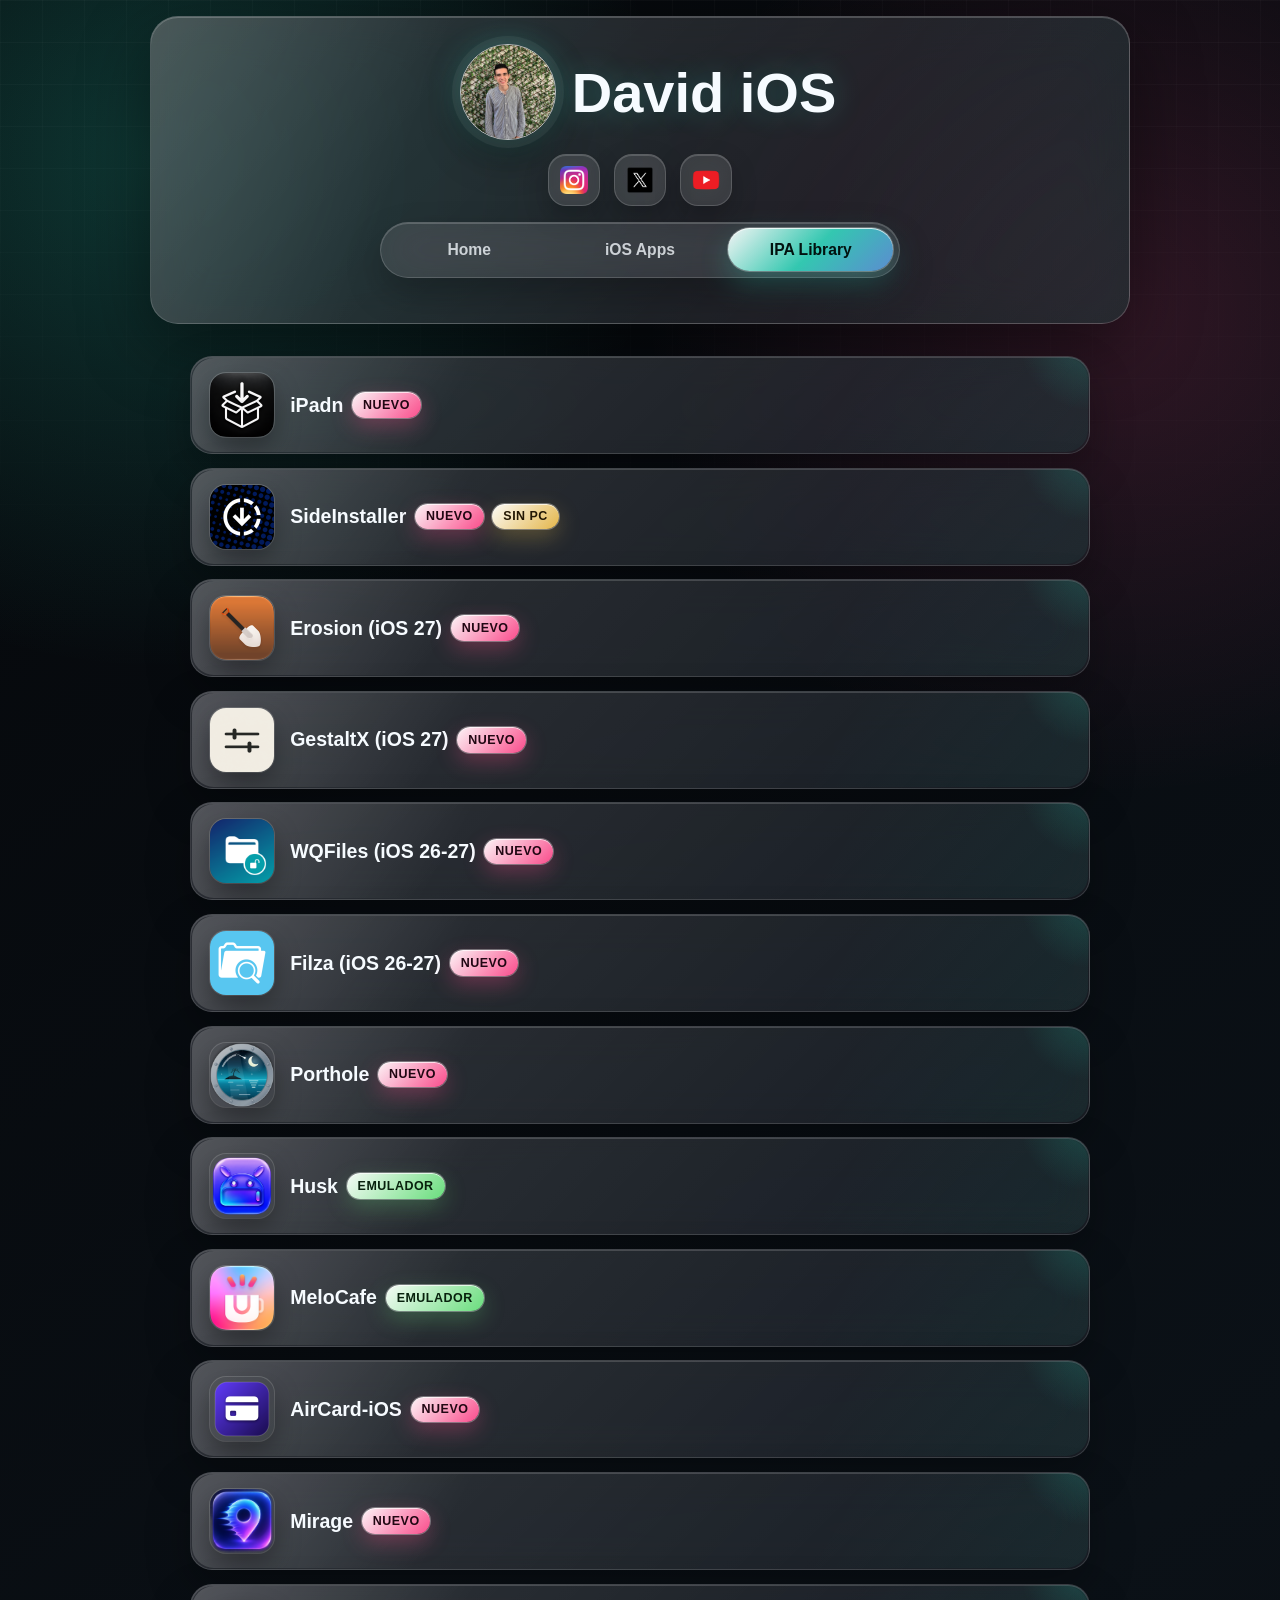
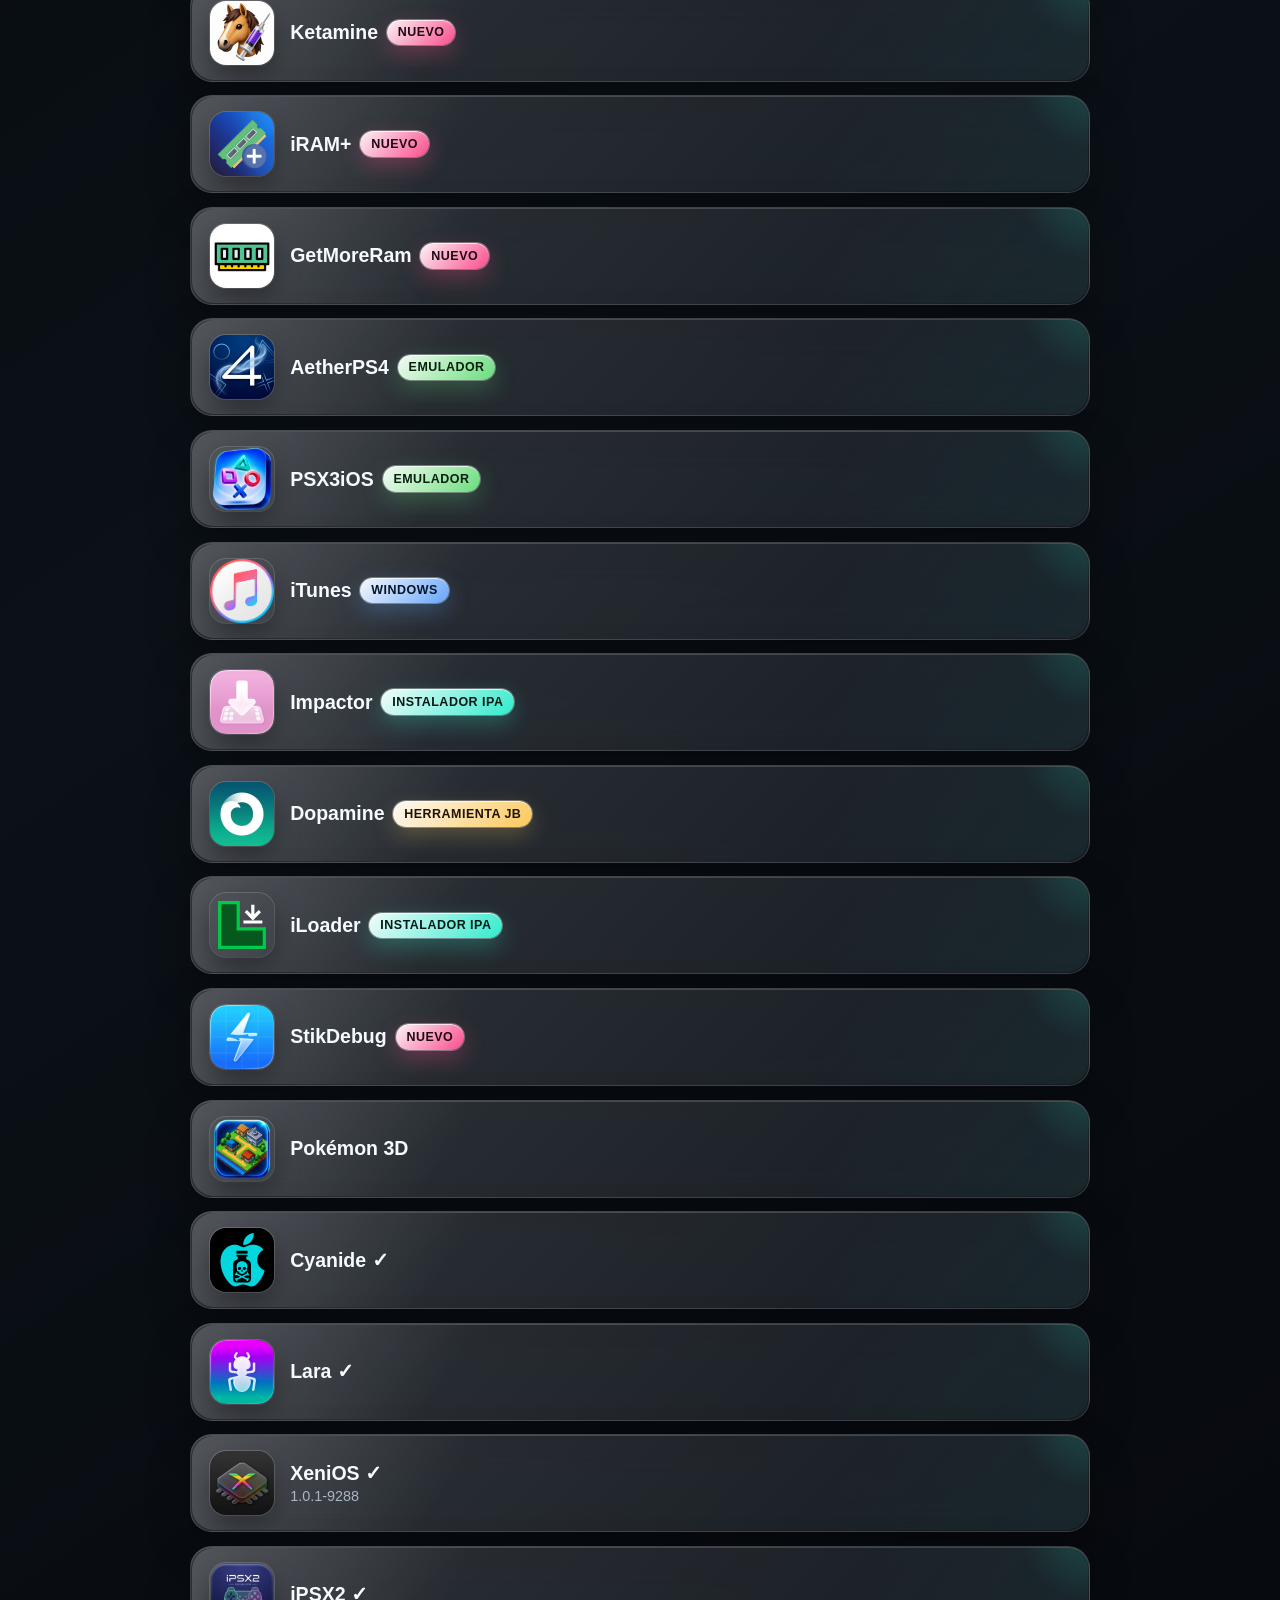
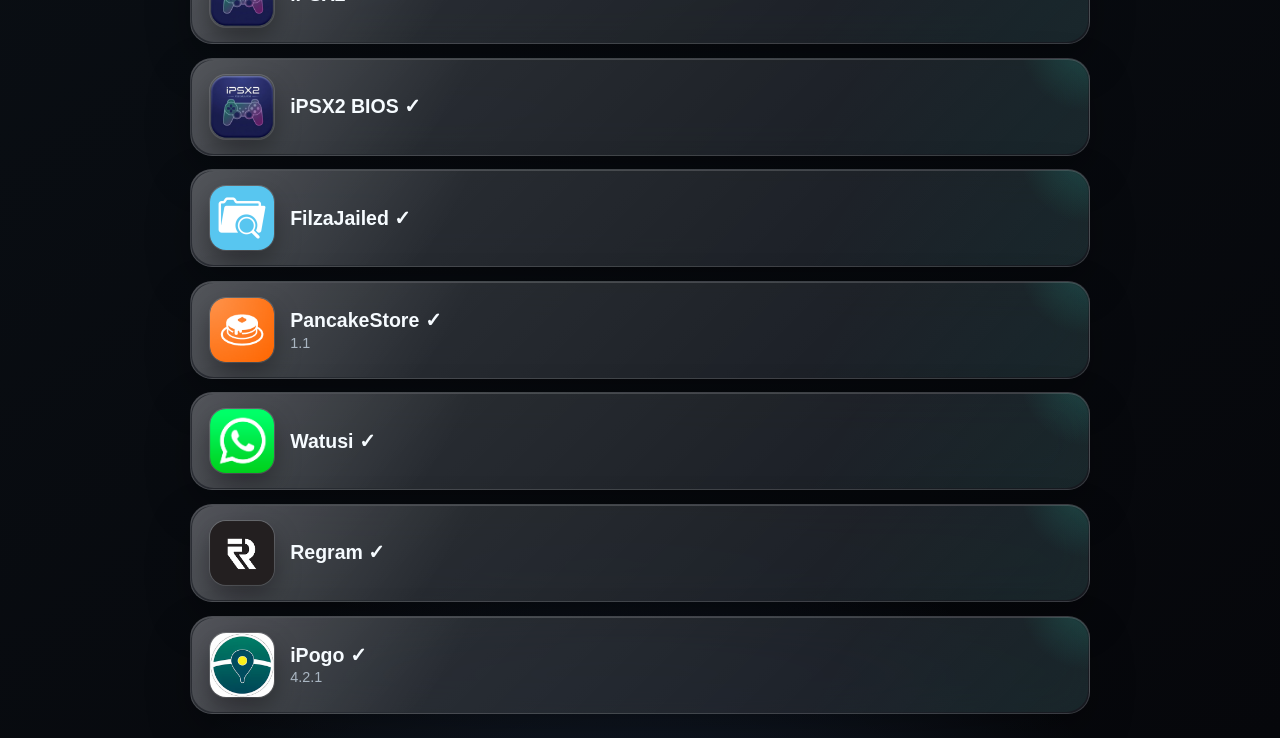
<file: ipa-library.html>
<!DOCTYPE html>
<html lang="es">
<head>
  <meta charset="UTF-8">
  <meta name="viewport" content="width=device-width, initial-scale=1.0">
  <script async src="https://pagead2.googlesyndication.com/pagead/js/adsbygoogle.js?client=ca-pub-6185848248589725"
     crossorigin="anonymous"></script>
    <!-- Monetag -->
    
  <title>David iOS</title>
  <link rel="stylesheet" href="styles.css?v=20260723-5">
  <script async src="https://fundingchoicesmessages.google.com/i/pub-6185848248589725?ers=1"></script><script>(function() {function signalGooglefcPresent() {if (!window.frames['googlefcPresent']) {if (document.body) {const iframe = document.createElement('iframe'); iframe.style = 'width: 0; height: 0; border: none; z-index: -1000; left: -1000px; top: -1000px;'; iframe.style.display = 'none'; iframe.name = 'googlefcPresent'; document.body.appendChild(iframe);} else {setTimeout(signalGooglefcPresent, 0);}}}signalGooglefcPresent();})();
    
  </script>
</head>
<body>
  <header>
    <div class="header-top">
      <br>
      <br>
      <img src="avatar.jpeg" alt="David" class="avatar">
      <h1>David iOS</h1>
      
    </div>

    <!-- Redes sociales -->
    <div class="social-icons">
      <a href="https://www.instagram.com/daviduma_?igsh=YXlvbGxtNTBkM3c0&utm_source=qr" target="_blank"><img src="instagram.png" alt="Instagram"></a>
      <a href="https://x.com/daum_19?s=21" target="_blank"><img src="redx.png" alt="X"></a>
      <a href="https://youtube.com/channel/UCa80EH77vymRyS37bAi_F9A?si=KUwRZziZTp-NwFb2" target="_blank"><img src="youtube2.png" alt="YouTube"></a>
    </div>

    <!-- Navegación entre secciones -->
    <nav class="tabs">
  <a href="index.html" class="tab-button">Home</a>
  <a href="ios-apps.html" class="tab-button">iOS Apps</a>
  <a href="ipa-library.html" class="tab-button active">IPA Library</a>
</nav>
    <br>
    
  </header>

  <main>


<div class="container">
    

     <section class="block links">

      <a href="https://github.com/mengangs/ipadn/releases" class="link-item">
          <img src="ipadn.png" alt="Imagen 4">
          <div class="text">
            <h2>iPadn<span class="new-badge">NUEVO</span></h2>
            
          </div>
        </a> 


      <a href="https://sideinstaller.net" class="link-item">
          <img src="sideinstaller.png" alt="Imagen 4">
          <div class="text">
            <h2>SideInstaller <span class="new-badge">NUEVO</span><span class="new-badge badge-no-pc">SIN PC</span></h2>
            
          </div>
        </a> 
      
      <a href="https://github.com/jailbreakdotparty/Erosion/releases" class="link-item">
          <img src="erosion.png" alt="Imagen 4">
          <div class="text">
            <h2>Erosion (iOS 27)<span class="new-badge">NUEVO</span></h2>
            
          </div>
        </a> 

        <a href="https://github.com/huamidev/GestaltX/releases" class="link-item">
          <img src="GEST.png" alt="Imagen 4">
          <div class="text">
            <h2>GestaltX (iOS 27)<span class="new-badge">NUEVO</span></h2>
            
          </div>
        </a> 
      
      
      <a href="https://github.com/kolbicz/WQFiles/releases" class="link-item">
          <img src="wqfiles.png" alt="Imagen 4">
          <div class="text">
            <h2>WQFiles (iOS 26-27)<span class="new-badge">NUEVO</span></h2>
            
          </div>
        </a> 
      
      <a href="https://git.jbjflab.top/admin/filza27.2/releases" class="link-item">
          <img src="filza.png" alt="Imagen 4">
          <div class="text">
            <h2>Filza (iOS 26-27)<span class="new-badge">NUEVO</span></h2>
            
          </div>
        </a> 
      
      <a href="https://portholehq.site/" class="link-item">
          <img src="porthole-night.png" alt="Imagen 4">
          <div class="text">
            <h2>Porthole<span class="new-badge">NUEVO</span></h2>
            
          </div>
        </a> 


      <a href="https://github.com/Leviidev/Husk/releases" class="link-item">
          <img src="husk1.PNG" alt="Imagen 4">
          <div class="text">
            <h2>Husk<span class="new-badge badge-emulator">EMULADOR</span></h2>
            
          </div>
        </a> 


      <a href="https://github.com/stossy11/MeloCafe/releases" class="link-item">
          <img src="melocafe.png" alt="Imagen 4">
          <div class="text">
            <h2>MeloCafe<span class="new-badge badge-emulator">EMULADOR</span></h2>
            
          </div>
        </a> 
      
      <a href="https://github.com/Mak5er/AirCard-iOS/releases" class="link-item">
          <img src="aircard.png" alt="Imagen 4">
          <div class="text">
            <h2>AirCard-iOS<span class="new-badge">NUEVO</span></h2>
            
          </div>
        </a> 

      <a href="https://github.com/xXWapixelXx/Mirage-updates/releases" class="link-item">
          <img src="mirage.PNG" alt="Imagen 4">
          <div class="text">
            <h2>Mirage<span class="new-badge">NUEVO</span></h2>
            
          </div>
        </a> 
      
      <a href="https://github.com/Nouvborne/Ketamine/releases" class="link-item">
          <img src="ketamine.png" alt="Imagen 4">
          <div class="text">
            <h2>Ketamine <span class="new-badge">NUEVO</span></h2>
            
          </div>
        </a> 

        <a href="https://github.com/NexSideloading/iRAM-Plus/releases" class="link-item">
          <img src="iram.png" alt="Imagen 4">
          <div class="text">
            <h2>iRAM+ <span class="new-badge">NUEVO</span></h2>
            
          </div>
        </a> 
        
        <a href="https://github.com/hugeBlack/GetMoreRam/releases" class="link-item">
          <img src="moreram.png" alt="Imagen 4">
          <div class="text">
            <h2>GetMoreRam <span class="new-badge">NUEVO</span></h2>
            
          </div>
        </a> 

        <a href="https://github.com/Leviidev/AetherPS4/releases" class="link-item">
          <img src="ps4pkg.png" alt="Imagen 4">
          <div class="text">
            <h2>AetherPS4 <span class="new-badge badge-emulator">EMULADOR</span></h2>
            
          </div>
        </a> 
      
      <a href="https://bit.ly/45GF88o" class="link-item">
          <img src="ps3.png" alt="Imagen 4">
          <div class="text">
            <h2>PSX3iOS <span class="new-badge badge-emulator">EMULADOR</span></h2>
            
          </div>
        </a> 
      
      
      <a href="https://www.apple.com/la/itunes/" class="link-item">
          <img src="itunes.png" alt="Imagen 4">
          <div class="text">
            <h2>iTunes <span class="new-badge badge-windows">WINDOWS</span></h2>
            
          </div>
        </a> 
      
      <a href="https://github.com/khcrysalis/Impactor/releases" class="link-item">
          <img src="impactor.png" alt="Imagen 4">
          <div class="text">
            <h2>Impactor <span class="new-badge badge-installer">INSTALADOR IPA</span></h2>
            
          </div>
        </a>
      <a href="https://github.com/opa334/Dopamine/releases" class="link-item">
        <img src="Dopamine_icon.png" alt="Imagen 4">
        <div class="text">
          <h2>Dopamine <span class="new-badge badge-tool">HERRAMIENTA JB</span></h2>
        </div>
      </a>
        
      <a href="https://github.com/nab138/iloader/releases" class="link-item">
          <img src="iloader.svg" alt="Imagen 4">
          <div class="text">
            <h2>iLoader <span class="new-badge badge-installer">INSTALADOR IPA</span></h2>
            
          </div>
        </a>

        <a href="https://github.com/StephenDev0/StikDebug/releases" class="link-item">
        <img src="StikJIT.png">
        <div class="text">
          <h2>StikDebug <span class="new-badge">NUEVO</span></h2>
            
        </div>
      </a>

        <a href="https://github.com/hernan0078/voxeltrail-ios/releases" class="link-item">
          <img src="logovoxtrail.png" alt="Imagen 4">
          <div class="text">
            <h2>Pokémon 3D</h2>
            
          </div>
        </a>
      
     
        <a href="https://github.com/zeroxjf/cyanide-ios" class="link-item">
        <img src="cyanide.png">
        <div class="text">
          <h2>Cyanide &#10003</h2>
            
        </div>
      </a>
     
     
      <a href="https://github.com/rooootdev/lara/releases" class="link-item">
        <img src="lara.png">
        <div class="text">
          <h2>Lara &#10003</h2>
            
        </div>
      </a>
     
     
      

      


      <a href="https://xenios.jp/download/ios" class="link-item">
        <img src="xenios.jpg">
        <div class="text">
          <h2>XeniOS &#10003</h2>
            <p>1.0.1-9288</p>
        </div>
      </a>

      <a href="https://github.com/otti83/iPSX2/releases" class="link-item">
        <img src="ipsx.png">
        <div class="text">
          <h2>iPSX2 &#10003</h2>
            
        </div>
      </a>

      <a href="https://drive.google.com/file/d/1dVIeVrnov3dQvzu0y55Y7xG-qNV_uFzf/view" class="link-item">
        <img src="ipsx.png">
        <div class="text">
          <h2>iPSX2 BIOS &#10003</h2>
            
        </div>
      </a>



      <a href="https://github.com/34306/FilzaJailedDS/releases" class="link-item">
        <img src="filza.png">
        <div class="text">
          <h2>FilzaJailed &#10003</h2>
            
        </div>
      </a>

      <a href="https://davidum19.github.io/ipa-library/pancake/index.html" class="link-item">
        <img src="pancakestore.png">
        <div class="text">
          <h2>PancakeStore &#10003</h2>
            <p>1.1</p>
        </div>
      </a>

      <a href="https://github.com/FouadRaheb/Watusi-for-WhatsApp" class="link-item">
        <img src="wha.png">
        <div class="text">
          <h2>Watusi &#10003</h2>
        </div>
      </a>

      <a href="https://github.com/FouadRaheb/Regram-for-Instagram" class="link-item">
        <img src="regramb.png">
        <div class="text">
          <h2>Regram &#10003</h2>
        </div>
      </a>

      

      <a href="https://ipogo.app/download/ipogo-4.2.1.ipa" class="link-item">
        <img src="ipogo-logo.png">
        <div class="text">
          <h2>iPogo &#10003</h2>
            <p>4.2.1</p>
        </div>
      </a>

      </section>  
    
    
    

<!-- Gráfico -->
    <ins class="adsbygoogle"
        style="display:block"
        data-ad-client="ca-pub-6185848248589725"
        data-ad-slot="6034522627"
        data-ad-format="auto"
        data-full-width-responsive="true"></ins>
    <script>
        (adsbygoogle = window.adsbygoogle || []).push({});
    </script>
     

</div>
</main>
</body>
</html>
</file>
<file: styles.css>
/* --- RESET BÁSICO --- */
:root {
  --bg: #05070a;
  --bg-soft: #0b1117;
  --glass: rgba(255, 255, 255, 0.1);
  --glass-strong: rgba(255, 255, 255, 0.16);
  --glass-border: rgba(255, 255, 255, 0.22);
  --text: #f6fbff;
  --muted: #aab6c2;
  --cyan: #32f0d0;
  --blue: #68a8ff;
  --pink: #ff4d8d;
  --shadow: rgba(0, 0, 0, 0.42);
  --page-bg:
    radial-gradient(circle at 12% 4%, rgba(50, 240, 208, 0.2), transparent 32rem),
    radial-gradient(circle at 88% 8%, rgba(255, 77, 141, 0.16), transparent 30rem),
    radial-gradient(circle at 50% 108%, rgba(104, 168, 255, 0.18), transparent 34rem),
    linear-gradient(145deg, var(--bg), var(--bg-soft) 48%, #06070b);
}

* {
  margin: 0;
  padding: 0;
  box-sizing: border-box;
}

.h2{
  text-align: center;
}

/* Disclaimer al final de cada sección */
.disclaimer {
  font-size: 12px;
  color: var(--muted);
  text-align: center;
  margin-top: 30px;
}

html {
  min-height: 100%;
  background: var(--page-bg);
  background-color: var(--bg);
  overscroll-behavior-y: none;
}

body {
  padding-top: 1rem;
  font-family: -apple-system, BlinkMacSystemFont, "Segoe UI", Roboto, sans-serif;
  background: var(--page-bg);
  background-color: var(--bg);
  color: var(--text);
  min-height: 100vh;
  letter-spacing: 0;
  position: relative;
  overflow-x: hidden;
  overscroll-behavior-y: none;
}

body::before {
  content: "";
  position: fixed;
  inset: 0;
  pointer-events: none;
  background:
    linear-gradient(rgba(255, 255, 255, 0.035) 1px, transparent 1px),
    linear-gradient(90deg, rgba(255, 255, 255, 0.026) 1px, transparent 1px);
  background-size: 42px 42px;
  mask-image: linear-gradient(to bottom, rgba(0, 0, 0, 0.8), transparent 72%);
  z-index: 0;
}

header,
main {
  position: relative;
  z-index: 1;
}

/* --- HEADER --- */
header {
  text-align: center;
  width: min(94%, 980px);
  margin: 0 auto 0.5rem;
  padding: 1.1rem 1rem 1.25rem;
  background:
    linear-gradient(135deg, rgba(255, 255, 255, 0.16), rgba(255, 255, 255, 0.055)),
    rgba(8, 13, 18, 0.58);
  border: 1px solid var(--glass-border);
  border-radius: 28px;
  box-shadow:
    0 24px 70px var(--shadow),
    inset 0 1px 0 rgba(255, 255, 255, 0.2);
  backdrop-filter: blur(26px) saturate(160%);
  -webkit-backdrop-filter: blur(26px) saturate(160%);
  position: relative;
  overflow: hidden;
}

header::after {
  content: "";
  position: absolute;
  inset: 0;
  pointer-events: none;
  background: linear-gradient(110deg, rgba(255, 255, 255, 0.24), transparent 28%, transparent 68%, rgba(50, 240, 208, 0.1));
  opacity: 0.58;
}

/* Avatar y nombre */
.header-top {
  display: flex;
  align-items: center;
  justify-content: center;
  gap: 1rem;
  margin-bottom: 0.85rem;
  position: relative;
  z-index: 1;
}

.header-top h1 {
  font-size: clamp(2rem, 5vw, 3.5rem);
  font-weight: 800;
  color: var(--text);
  text-shadow: 0 0 30px rgba(50, 240, 208, 0.24);
}

.avatar {
  width: 96px;
  height: 96px;
  border-radius: 50%;
  object-fit: cover;
  border: 1px solid rgba(255, 255, 255, 0.72);
  box-shadow:
    0 0 0 8px rgba(255, 255, 255, 0.055),
    0 16px 38px rgba(0, 0, 0, 0.38),
    0 0 32px rgba(50, 240, 208, 0.28);
}

/* Redes sociales */
.social-icons {
  display: flex;
  justify-content: center;
  gap: 0.85rem;
  margin-bottom: 0.8rem;
  position: relative;
  z-index: 1;
}

.social-icons a {
  width: 52px;
  height: 52px;
  display: grid;
  place-items: center;
  border-radius: 18px;
  background: rgba(255, 255, 255, 0.1);
  border: 1px solid rgba(255, 255, 255, 0.16);
  box-shadow: inset 0 1px 0 rgba(255, 255, 255, 0.16), 0 10px 26px rgba(0, 0, 0, 0.22);
  backdrop-filter: blur(18px);
  -webkit-backdrop-filter: blur(18px);
  transition: transform 0.2s ease, background 0.2s ease, border-color 0.2s ease;
}

.social-icons a:hover {
  transform: translateY(-2px);
  background: rgba(255, 255, 255, 0.16);
  border-color: rgba(50, 240, 208, 0.42);
}

.social-icons img {
  width: 28px;
  height: 28px;
  object-fit: contain;
  transition: transform 0.2s ease;
}

.social-icons img:hover {
  transform: scale(1.08);
}

/* Navegación */
.tabs {
  display: flex;
  justify-content: center;
  align-items: center;
  gap: 0.35rem;
  margin-top: 1rem;
  flex-wrap: nowrap;
  width: min(100%, 520px);
  margin-left: auto;
  margin-right: auto;
  padding: 0.35rem;
  border-radius: 999px;
  background: rgba(255, 255, 255, 0.09);
  border: 1px solid rgba(255, 255, 255, 0.16);
  box-shadow:
    inset 0 1px 0 rgba(255, 255, 255, 0.18),
    0 16px 36px rgba(0, 0, 0, 0.24);
  backdrop-filter: blur(24px) saturate(165%);
  -webkit-backdrop-filter: blur(24px) saturate(165%);
  position: relative;
  z-index: 1;
}

.tab-button {
  flex: 1;
  background: transparent;
  border: none;
  padding: 0.78rem 0.9rem;
  border-radius: 999px;
  color: rgba(246, 251, 255, 0.78);
  font-weight: 750;
  cursor: pointer;
  transition: transform 0.2s ease, background 0.25s ease, color 0.25s ease, box-shadow 0.25s ease;
  font-size: 0.98rem;
  white-space: nowrap;
  text-decoration: none;
}

.tab-button.active,
.tab-button:hover {
  color: #02120f;
  background:
    linear-gradient(135deg, rgba(255, 255, 255, 0.95), rgba(50, 240, 208, 0.78) 52%, rgba(104, 168, 255, 0.76));
  box-shadow:
    0 0 0 1px rgba(255, 255, 255, 0.28),
    0 12px 30px rgba(50, 240, 208, 0.24),
    inset 0 1px 0 rgba(255, 255, 255, 0.76);
}

.tab-button:hover {
  transform: translateY(-1px);
}

.native-banner {
  margin: 20px auto;
  text-align: center;
  max-width: 350px;
  overflow: hidden;
  height: auto;
  display: block;
}


/* Oculta secciones no activas */
.hidden {
  display: none;
}

/* --- BLOQUES DE ENLACES --- */
.block.links {
  display: flex;
  flex-direction: column;
  gap: 0.85rem;
  padding: 1rem;
}

.link-item {
  display: flex;
  align-items: center;
  background:
    linear-gradient(135deg, rgba(255, 255, 255, 0.15), rgba(255, 255, 255, 0.055)),
    rgba(12, 17, 23, 0.7);
  color: var(--text);
  border: 1px solid rgba(255, 255, 255, 0.14);
  border-radius: 22px;
  padding: 0.82rem 1rem;
  text-decoration: none;
  box-shadow:
    0 18px 44px rgba(0, 0, 0, 0.28),
    inset 0 1px 0 rgba(255, 255, 255, 0.16);
  backdrop-filter: blur(22px) saturate(150%);
  -webkit-backdrop-filter: blur(22px) saturate(150%);
  transition: transform 0.22s ease, box-shadow 0.28s ease, border-color 0.28s ease, background 0.28s ease;
  position: relative;
  overflow: hidden;
}

.link-item::before {
  content: "";
  position: absolute;
  inset: 1px;
  border-radius: inherit;
  pointer-events: none;
  background: linear-gradient(120deg, rgba(255, 255, 255, 0.24), transparent 30%, transparent 70%, rgba(50, 240, 208, 0.08));
  opacity: 0.75;
}

.link-item::after {
  content: "";
  position: absolute;
  width: 9rem;
  height: 9rem;
  right: -4.5rem;
  top: -5.5rem;
  border-radius: 50%;
  background: radial-gradient(circle, rgba(50, 240, 208, 0.18), transparent 68%);
  pointer-events: none;
}

.link-item:hover {
  transform: translateY(-2px) scale(1.01);
  border-color: rgba(50, 240, 208, 0.38);
  box-shadow:
    0 24px 56px rgba(0, 0, 0, 0.38),
    0 0 34px rgba(50, 240, 208, 0.14),
    inset 0 1px 0 rgba(255, 255, 255, 0.22);
}

.link-item img {
  width: 64px;
  height: 64px;
  margin-right: 1rem;
  border-radius: 16px;
  object-fit: cover;
  box-shadow:
    0 12px 26px rgba(0, 0, 0, 0.34),
    0 0 0 1px rgba(255, 255, 255, 0.18);
  position: relative;
  z-index: 1;
}

.link-item .text {
  flex: 1;
  min-width: 0;
  position: relative;
  z-index: 1;
}

.link-item .text h2 {
  font-size: 1.22rem;
  font-weight: 800;
  color: var(--text);
  overflow-wrap: anywhere;
  display: flex;
  align-items: center;
  gap: 0.55rem;
  flex-wrap: wrap;
}

.link-item .text p {
  font-size: 0.9rem;
  color: var(--muted);
  margin-top: 0.18rem;
  overflow-wrap: anywhere;
}

.new-badge {
  display: inline-flex;
  align-items: center;
  justify-content: center;
  min-height: 1.6rem;
  padding: 0.28rem 0.68rem;
  border-radius: 999px;
  background:
    linear-gradient(135deg, rgba(255, 255, 255, 0.95), rgba(255, 77, 141, 0.92)),
    rgba(255, 77, 141, 0.76);
  color: #210713;
  font-size: 0.78rem;
  font-weight: 900;
  letter-spacing: 0.04em;
  line-height: 1;
  text-transform: uppercase;
  box-shadow:
    0 0 0 1px rgba(255, 255, 255, 0.32),
    0 8px 22px rgba(255, 77, 141, 0.32),
    inset 0 1px 0 rgba(255, 255, 255, 0.7);
}

.badge-windows {
  background:
    linear-gradient(135deg, rgba(255, 255, 255, 0.95), rgba(104, 168, 255, 0.92)),
    rgba(104, 168, 255, 0.78);
  color: #061527;
  box-shadow:
    0 0 0 1px rgba(255, 255, 255, 0.32),
    0 8px 22px rgba(104, 168, 255, 0.3),
    inset 0 1px 0 rgba(255, 255, 255, 0.7);
}

.badge-installer {
  background:
    linear-gradient(135deg, rgba(255, 255, 255, 0.95), rgba(50, 240, 208, 0.9)),
    rgba(50, 240, 208, 0.76);
  color: #041a16;
  box-shadow:
    0 0 0 1px rgba(255, 255, 255, 0.32),
    0 8px 22px rgba(50, 240, 208, 0.28),
    inset 0 1px 0 rgba(255, 255, 255, 0.7);
}

.badge-tool {
  background:
    linear-gradient(135deg, rgba(255, 255, 255, 0.95), rgba(255, 203, 92, 0.94)),
    rgba(255, 203, 92, 0.78);
  color: #201304;
  box-shadow:
    0 0 0 1px rgba(255, 255, 255, 0.32),
    0 8px 22px rgba(255, 203, 92, 0.26),
    inset 0 1px 0 rgba(255, 255, 255, 0.7);
}

.badge-no-pc {
  background:
    linear-gradient(135deg, rgba(255, 255, 255, 0.96), rgba(230, 183, 75, 0.96)),
    rgba(230, 183, 75, 0.82);
  color: #241804;
  box-shadow:
    0 0 0 1px rgba(255, 255, 255, 0.32),
    0 8px 22px rgba(230, 183, 75, 0.3),
    inset 0 1px 0 rgba(255, 255, 255, 0.7);
}

.badge-emulator {
  background:
    linear-gradient(135deg, rgba(255, 255, 255, 0.95), rgba(106, 224, 126, 0.94)),
    rgba(106, 224, 126, 0.78);
  color: #08210d;
  box-shadow:
    0 0 0 1px rgba(255, 255, 255, 0.32),
    0 8px 22px rgba(106, 224, 126, 0.28),
    inset 0 1px 0 rgba(255, 255, 255, 0.7);
}

.link-item[href^="itms-services"],
.link-item[href^="go.html"],
.link-item[href*="loadly.io"],
.link-item[href*="api.khoindvn.io.vn"],
.link-item[href*="Delt4-OTA"],
.link-item[href*="Scarlet-OTA"],
.link-item[href*="Ksign-OTA"],
.link-item[href*=".mobileconfig"],
.link-item[href*="lootdest.org"],
.link-item[href*="loot-link.com"] {
  padding-right: 8.5rem;
}

.link-item[href^="itms-services"] .text::after,
.link-item[href^="go.html"] .text::after,
.link-item[href*="loadly.io"] .text::after,
.link-item[href*="api.khoindvn.io.vn"] .text::after,
.link-item[href*="Delt4-OTA"] .text::after,
.link-item[href*="Scarlet-OTA"] .text::after,
.link-item[href*="Ksign-OTA"] .text::after,
.link-item[href*=".mobileconfig"] .text::after,
.link-item[href*="lootdest.org"] .text::after,
.link-item[href*="loot-link.com"] .text::after {
  content: "Instalar";
  position: absolute;
  top: 50%;
  right: -7.25rem;
  transform: translateY(-50%);
  min-width: 6.25rem;
  padding: 0.72rem 1rem;
  border-radius: 999px;
  color: #02120f;
  font-size: 0.98rem;
  font-weight: 850;
  text-align: center;
  line-height: 1;
  white-space: nowrap;
  background:
    linear-gradient(135deg, rgba(255, 255, 255, 0.98), rgba(50, 240, 208, 0.86) 48%, rgba(24, 196, 169, 0.88));
  box-shadow:
    0 12px 30px rgba(50, 240, 208, 0.28),
    0 0 0 1px rgba(255, 255, 255, 0.28),
    inset 0 1px 0 rgba(255, 255, 255, 0.8);
  pointer-events: none;
}

.section-title {
  margin: 2rem 1rem 0.4rem;
  display: flex;
  align-items: center;
  gap: 0.8rem;
  color: var(--text);
  font-size: clamp(1.25rem, 4vw, 1.75rem);
  font-weight: 850;
  text-shadow: 0 0 28px rgba(50, 240, 208, 0.18);
}

.section-title::before {
  content: "";
  width: 0.62rem;
  height: 2.1rem;
  border-radius: 999px;
  background: linear-gradient(to bottom, var(--cyan), var(--blue));
  box-shadow: 0 0 20px rgba(50, 240, 208, 0.42);
}

.section-title::after {
  content: "";
  height: 1px;
  flex: 1;
  background: linear-gradient(to right, rgba(50, 240, 208, 0.34), transparent);
}

.status-line {
  display: flex;
  align-items: center;
  gap: 0.45rem;
  line-height: 1.35;
}

.status-dot {
  width: 0.7rem;
  height: 0.7rem;
  border-radius: 50%;
  flex: 0 0 auto;
  animation: statusPulse 1.25s ease-in-out infinite;
}

.status-green {
  background: #00e676;
  box-shadow: 0 0 0.4rem rgba(0, 230, 118, 0.9), 0 0 1rem rgba(0, 230, 118, 0.55);
}

.status-red {
  background: #ff3b30;
  box-shadow: 0 0 0.4rem rgba(255, 59, 48, 0.9), 0 0 1rem rgba(255, 59, 48, 0.55);
}

@keyframes statusPulse {
  0%,
  100% {
    opacity: 1;
    transform: scale(1);
  }

  50% {
    opacity: 0.45;
    transform: scale(0.72);
  }
}

/* --- BLOQUE DE VIDEO --- */
.block.video {
  padding: 1rem;
}

.block.video iframe {
  width: 100%;
  height: 220px;
  border-radius: 22px;
  border: 1px solid rgba(255, 255, 255, 0.16);
  box-shadow: 0 22px 54px rgba(0, 0, 0, 0.36);
}

/* --- RESPONSIVE PARA MÓVILES --- */
@media (max-width: 768px) {
  body {
    padding-top: 0.7rem;
  }

  header {
    width: calc(100% - 1rem);
    border-radius: 24px;
    padding: 0.95rem 0.7rem 1rem;
  }

  .link-item {
    flex-direction: row;
    padding: 0.68rem;
    border-radius: 19px;
  }

  .link-item[href^="itms-services"],
  .link-item[href^="go.html"],
  .link-item[href*="loadly.io"],
  .link-item[href*="api.khoindvn.io.vn"],
  .link-item[href*="Delt4-OTA"],
  .link-item[href*="Scarlet-OTA"],
  .link-item[href*="Ksign-OTA"],
  .link-item[href*=".mobileconfig"],
  .link-item[href*="lootdest.org"],
  .link-item[href*="loot-link.com"] {
    padding-right: 0.68rem;
  }

  .link-item[href^="itms-services"] .text::after,
  .link-item[href^="go.html"] .text::after,
  .link-item[href*="loadly.io"] .text::after,
  .link-item[href*="api.khoindvn.io.vn"] .text::after,
  .link-item[href*="Delt4-OTA"] .text::after,
  .link-item[href*="Scarlet-OTA"] .text::after,
  .link-item[href*="Ksign-OTA"] .text::after,
  .link-item[href*=".mobileconfig"] .text::after,
  .link-item[href*="lootdest.org"] .text::after,
  .link-item[href*="loot-link.com"] .text::after {
    position: static;
    transform: none;
    display: inline-flex;
    align-items: center;
    justify-content: center;
    width: fit-content;
    min-width: 4.9rem;
    max-width: max-content;
    margin-top: 0.48rem;
    padding: 0.48rem 0.78rem;
    font-size: 0.8rem;
  }

  .link-item img {
    width: 54px;
    height: 54px;
    border-radius: 14px;
  }

  .link-item .text h2 {
    font-size: 1.02rem;
  }

  .link-item .text p {
    font-size: 0.82rem;
  }

  .block.video iframe {
    height: 200px;
  }

  .header-top {
    flex-direction: column;
    gap: 0.5rem;
  }

  .tabs {
    flex-wrap: nowrap;
    gap: 0.25rem;
    padding: 0.28rem;
  }

  .tab-button {
    padding: 0.68rem 0.5rem;
    font-size: 0.86rem;
  }
  
}
/* ============================= */
/* ====== MEJORA SOLO DESKTOP ====== */
/* ============================= */

@media (min-width: 1024px) {

  /* Contenedor central */
  .container {
    max-width: 900px;
    margin: 0 auto;
  }

  /* Más aire vertical */
  .block.links {
    padding: 1.5rem 0;
  }

  /* Links un poco más elegantes */
  .link-item {
    padding: 1rem 1.2rem;
  }

  .link-item[href^="itms-services"],
  .link-item[href^="go.html"],
  .link-item[href*="loadly.io"],
  .link-item[href*="api.khoindvn.io.vn"],
  .link-item[href*="Delt4-OTA"],
  .link-item[href*="Scarlet-OTA"],
  .link-item[href*="Ksign-OTA"],
  .link-item[href*=".mobileconfig"],
  .link-item[href*="lootdest.org"],
  .link-item[href*="loot-link.com"] {
    padding-right: 9rem;
  }

  .section-title {
    margin-left: 0;
    margin-right: 0;
  }

  /* Video más proporcionado en desktop */
  .block.video iframe {
    height: 480px;
  }
   header {
    padding-top: 1.7rem;
    padding-bottom: 1.7rem;
  }

}

@media (prefers-reduced-motion: reduce) {
  .status-dot,
  .link-item,
  .tab-button,
  .social-icons a,
  .social-icons img {
    animation: none;
    transition: none;
  }
}
</file>
